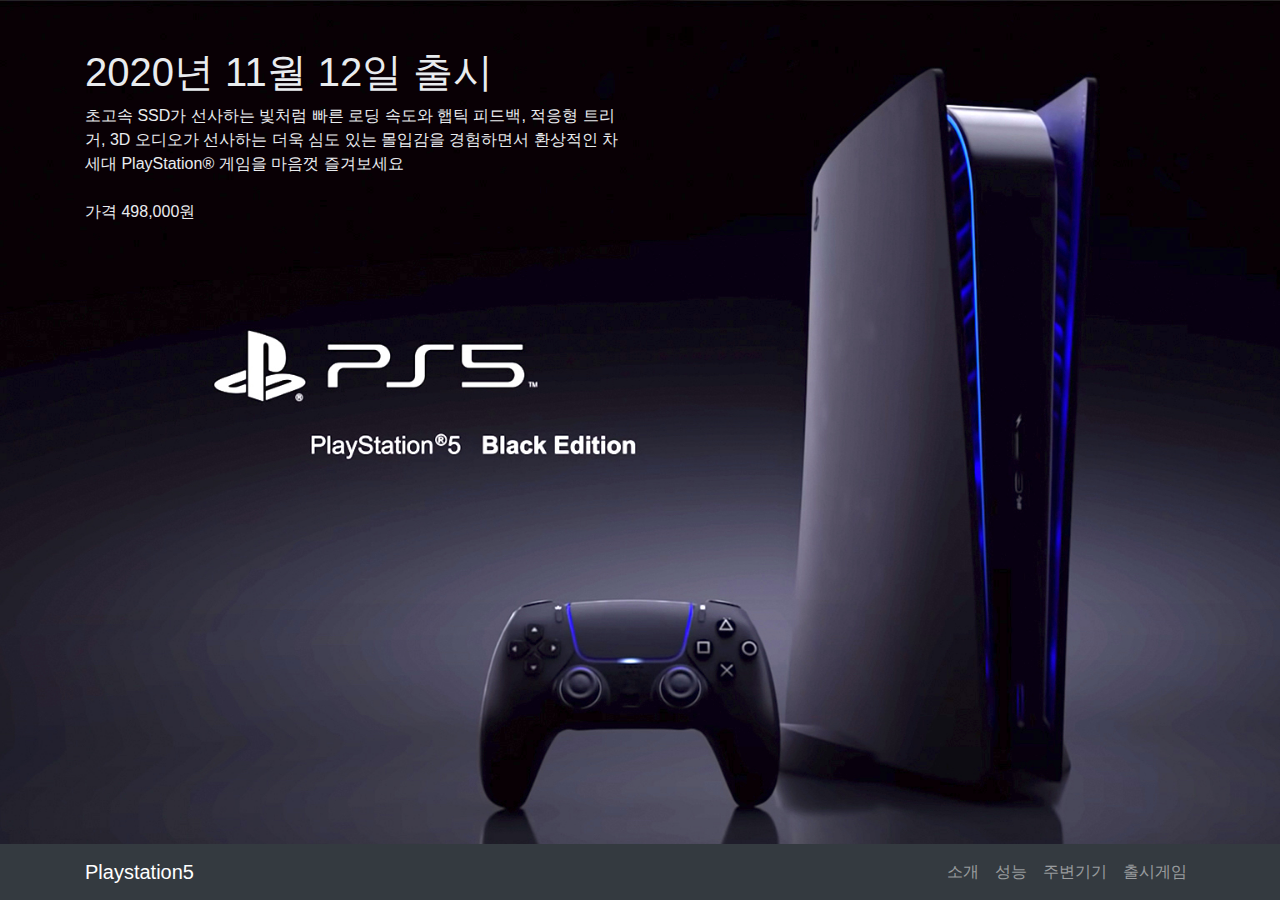
<file: index.html>
<!DOCTYPE html>
<html lang="en">

<head>

  <meta charset="utf-8">
  <meta name="viewport" content="width=device-width, initial-scale=1, shrink-to-fit=no">
  <meta name="description" content="">
  <meta name="author" content="">

  <title>Playstation5 Home</title>

  <!-- Bootstrap core CSS -->
  <link href="vendor/bootstrap/css/bootstrap.min.css" rel="stylesheet">

  <!-- Custom styles for this template -->
  <link href="css/the-big-picture.css" rel="stylesheet">

</head>

<body>

  <!-- Navigation -->
  <nav class="navbar navbar-expand-lg navbar-dark bg-dark fixed-bottom">
    <div class="container">
      <a class="navbar-brand" href="index.html" >Playstation5</a>
      <button class="navbar-toggler" type="button" data-toggle="collapse" data-target="#navbarResponsive" aria-controls="navbarResponsive" aria-expanded="false" aria-label="Toggle navigation">
        <span class="navbar-toggler-icon"></span>
      </button>
      <div class="collapse navbar-collapse" id="navbarResponsive">
        <ul class="navbar-nav ml-auto">
          <li class="nav-item active">
            <a class="nav-link" href="index.html">
              <span class="sr-only">(current)</span>
            </a>
          </li>
          <li class="nav-item">
            <a class="nav-link" href="test1.html">소개</a>
          </li>
          <li class="nav-item">
            <a class="nav-link" href="test2.html">성능</a>
          </li>
          <li class="nav-item">
            <a class="nav-link" href="test3.html">주변기기</a>
          </li>
          <li class="nav-item">
            <a class="nav-link" href="test shop.html">출시게임</a>
          </li>
        </ul>
      </div>
    </div>
  </nav>

  <!-- Page Content -->
  <section>
    <div class="container">
      <div class="row">
        <div class="col-lg-6">
          <h1 class="mt-5" style="color:#e9ecef;">2020년 11월 12일 출시</h1>
          <p style="color:#e9ecef;">초고속 SSD가 선사하는 빛처럼 빠른 로딩 속도와 햅틱 피드백, 적응형 트리거, 3D 오디오가 선사하는 더욱 심도 있는 몰입감을 경험하면서 환상적인 차세대 PlayStation® 게임을 마음껏 즐겨보세요 <br><br> 가격 498,000원 </p>
        </div>
      </div>
    </div>
  </section>

  <!-- Bootstrap core JavaScript -->
  <script src="vendor/jquery/jquery.min.js"></script>
  <script src="vendor/bootstrap/js/bootstrap.bundle.min.js"></script>

</body>

</html>
</file>
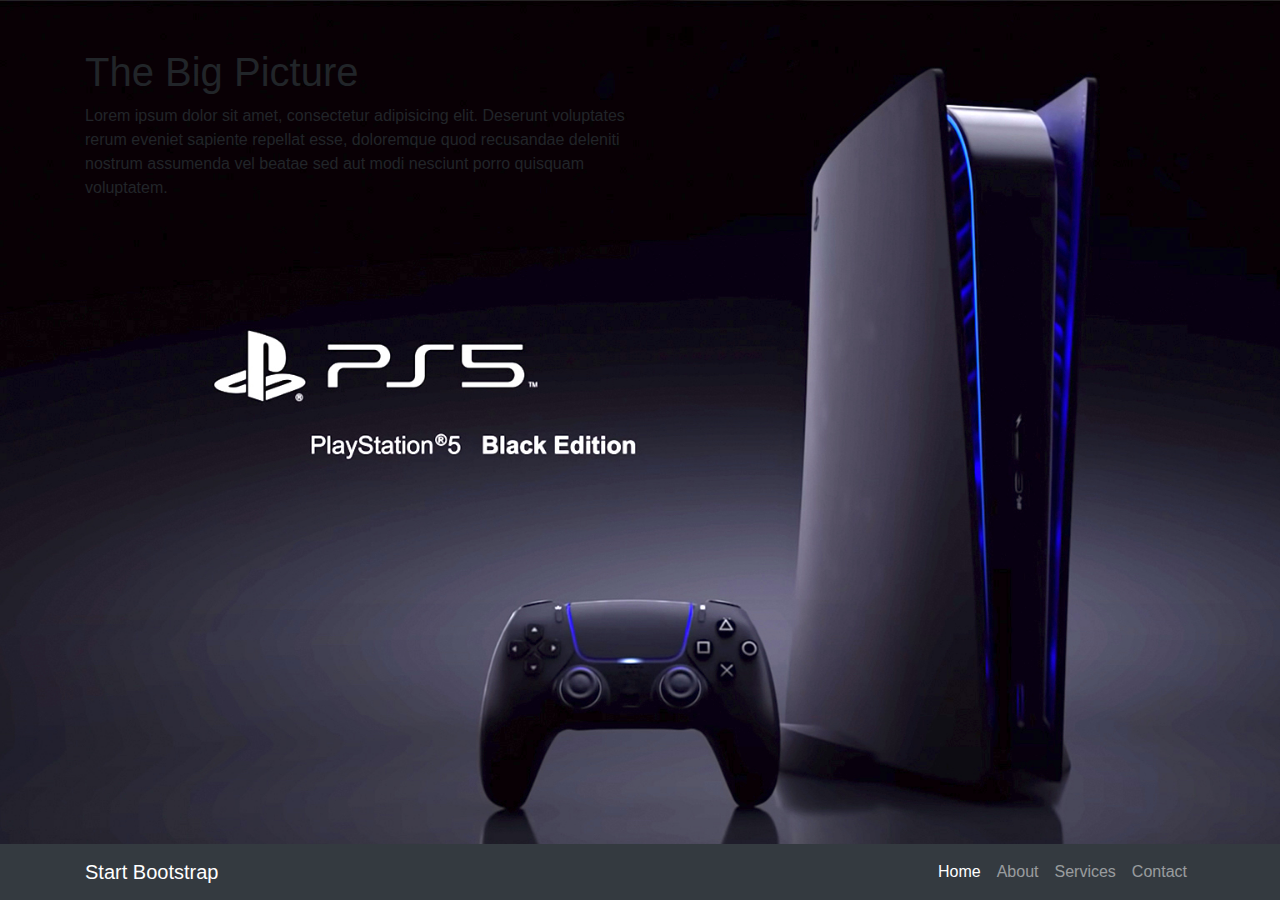
<file: as.html>
<!DOCTYPE html>
<html lang="en">

<head>

  <meta charset="utf-8">
  <meta name="viewport" content="width=device-width, initial-scale=1, shrink-to-fit=no">
  <meta name="description" content="">
  <meta name="author" content="">

  <title>The Big Picture - Start Bootstrap Template</title>

  <!-- Bootstrap core CSS -->
  <link href="vendor/bootstrap/css/bootstrap.min.css" rel="stylesheet">

  <!-- Custom styles for this template -->
  <link href="css/the-big-picture.css" rel="stylesheet">

</head>

<body>

  <!-- Navigation -->
  <nav class="navbar navbar-expand-lg navbar-dark bg-dark fixed-bottom">
    <div class="container">
      <a class="navbar-brand" href="#">Start Bootstrap</a>
      <button class="navbar-toggler" type="button" data-toggle="collapse" data-target="#navbarResponsive" aria-controls="navbarResponsive" aria-expanded="false" aria-label="Toggle navigation">
        <span class="navbar-toggler-icon"></span>
      </button>
      <div class="collapse navbar-collapse" id="navbarResponsive">
        <ul class="navbar-nav ml-auto">
          <li class="nav-item active">
            <a class="nav-link" href="#">Home
              <span class="sr-only">(current)</span>
            </a>
          </li>
          <li class="nav-item">
            <a class="nav-link" href="#">About</a>
          </li>
          <li class="nav-item">
            <a class="nav-link" href="#">Services</a>
          </li>
          <li class="nav-item">
            <a class="nav-link" href="#">Contact</a>
          </li>
        </ul>
      </div>
    </div>
  </nav>

  <!-- Page Content -->
  <section>
    <div class="container">
      <div class="row">
        <div class="col-lg-6">
          <h1 class="mt-5">The Big Picture</h1>
          <p>Lorem ipsum dolor sit amet, consectetur adipisicing elit. Deserunt voluptates rerum eveniet sapiente repellat esse, doloremque quod recusandae deleniti nostrum assumenda vel beatae sed aut modi nesciunt porro quisquam voluptatem.</p>
        </div>
      </div>
    </div>
  </section>

  <!-- Bootstrap core JavaScript -->
  <script src="vendor/jquery/jquery.min.js"></script>
  <script src="vendor/bootstrap/js/bootstrap.bundle.min.js"></script>

</body>

</html>
</file>
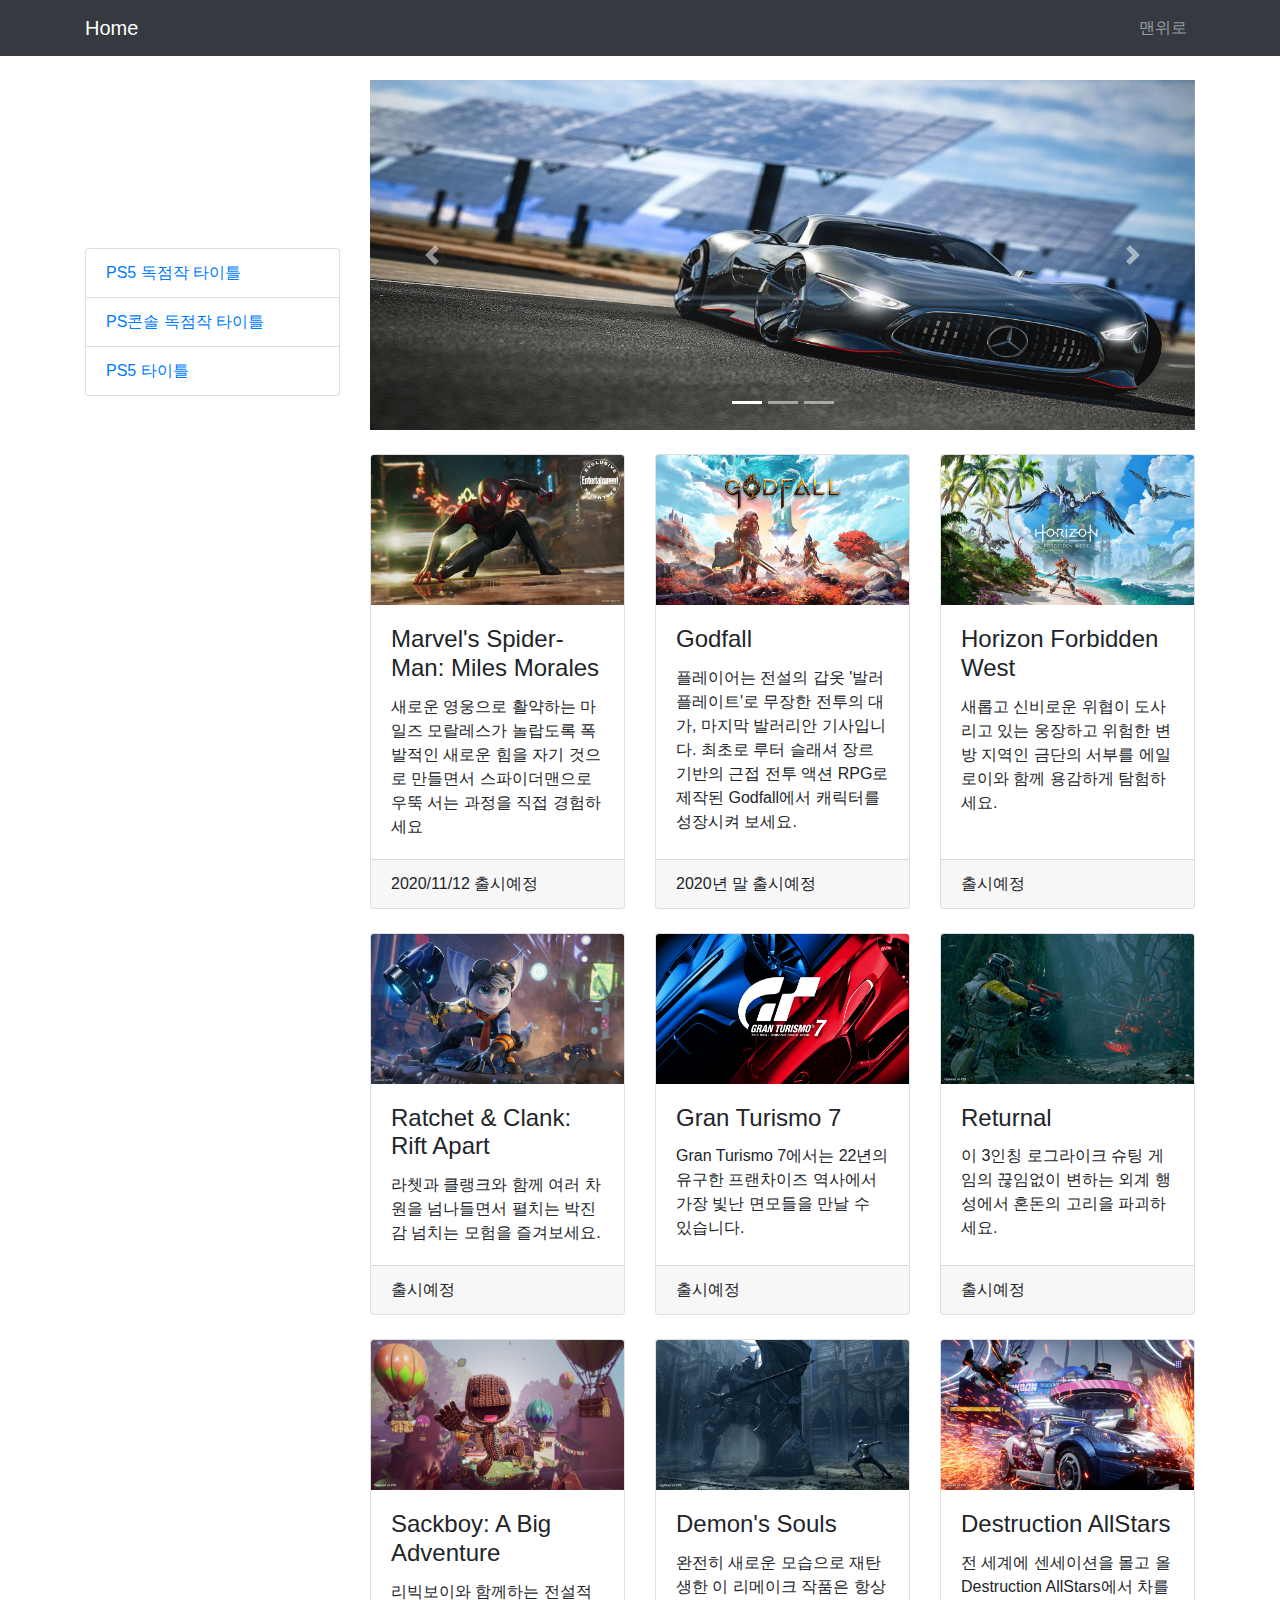
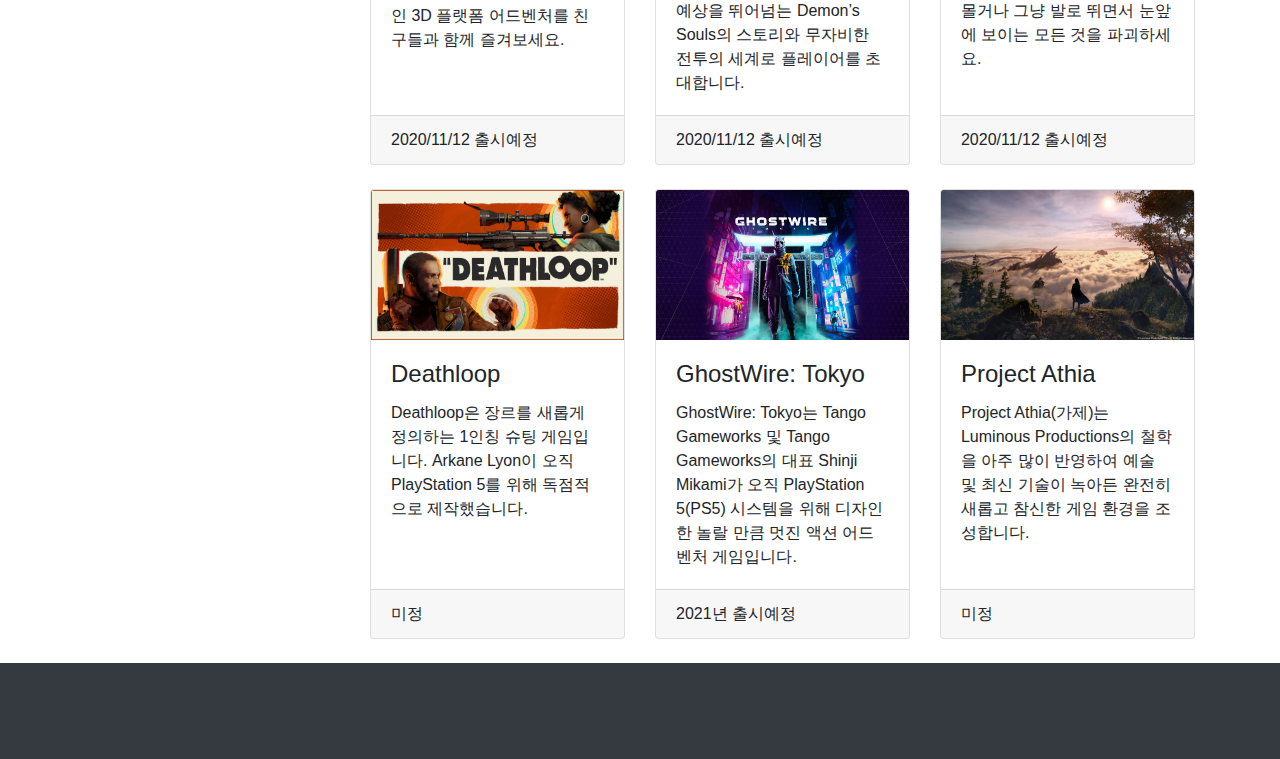
<file: test shop.html>
<!DOCTYPE html>
<html lang="en">

<head>

  <meta charset="utf-8">
  <meta name="viewport" content="width=device-width, initial-scale=1, shrink-to-fit=no">
  <meta name="description" content="">
  <meta name="author" content="">

  <title>Playstation5 게임</title>

  <!-- Bootstrap core CSS -->
  <link href="vendor/bootstrap/css/bootstrap.min.css" rel="stylesheet">

  <!-- Custom styles for this template -->
  <link href="css/shop-homepage.css" rel="stylesheet">

</head>

<body id="page-top">

  <!-- Navigation -->
  <nav class="navbar navbar-expand-lg navbar-dark bg-dark fixed-top">
    <div class="container">
      <a class="navbar-brand" href="index.html">Home</a>
      <button class="navbar-toggler" type="button" data-toggle="collapse" data-target="#navbarResponsive" aria-controls="navbarResponsive" aria-expanded="false" aria-label="Toggle navigation">
        <span class="navbar-toggler-icon"></span>
      </button>
      <div class="collapse navbar-collapse" id="navbarResponsive">
        <ul class="navbar-nav ml-auto">
          
          <li class="nav-item">
            <a class="nav-link js-scroll-trigger" href="#page-top">맨위로</a>
          </li>
        </ul>
      </div>
    </div>
  </nav>

  <!-- Page Content -->
  <div class="container">

    <div class="row">

      <div class="col-lg-3">

        <h1 class="my-4"><br><br><br></h1>
        <div class="list-group">
          <a href="test shop.html" class="list-group-item">PS5 독점작 타이틀</a>
          <a href="test shop2.html" class="list-group-item">PS콘솔 독점작 타이틀</a>
          <a href="test shop3.html" class="list-group-item">PS5 타이틀</a>
          
        </div>

      </div>
      <!-- /.col-lg-3 -->

      <div class="col-lg-9">

        <div id="carouselExampleIndicators" class="carousel slide my-4" data-ride="carousel">
          <ol class="carousel-indicators">
            <li data-target="#carouselExampleIndicators" data-slide-to="0" class="active"></li>
            <li data-target="#carouselExampleIndicators" data-slide-to="1"></li>
            <li data-target="#carouselExampleIndicators" data-slide-to="2"></li>
          </ol>
          <div class="carousel-inner" role="listbox">
            <div class="carousel-item active">
              <img class="d-block img-fluid" src="assets/img/gran-turismo-7.jpg" alt="First slide" style="width:900px;height:350px;">
            </div>
            <div class="carousel-item">
              <img class="d-block img-fluid" src="assets/img/142-1421490_horizon-forbidden-west-screenshots.jpg" alt="Second slide" style="width:900px;height:350px;">
            </div>
            <div class="carousel-item">
              <img class="d-block img-fluid" src="assets/img/wallpapersden.com_god-fall-game_1920x1080.jpg" alt="Third slide" style="width:900px;height:350px;">
            </div>
          </div>
          <a class="carousel-control-prev" href="#carouselExampleIndicators" role="button" data-slide="prev">
            <span class="carousel-control-prev-icon" aria-hidden="true"></span>
            <span class="sr-only">Previous</span>
          </a>
          <a class="carousel-control-next" href="#carouselExampleIndicators" role="button" data-slide="next">
            <span class="carousel-control-next-icon" aria-hidden="true"></span>
            <span class="sr-only">Next</span>
          </a>
        </div>

        <div class="row">

          <div class="col-lg-4 col-md-6 mb-4">
            <div class="card h-100">
              <a ><img class="card-img-top" src="assets/img/csm_miles_ew_1eda5d9bc0.jpg" alt="" style="width:253px;height:150px;"></a>
              <div class="card-body">
                <h4 class="card-title">
                  <a >Marvel's Spider-Man: Miles Morales</a>
                </h4>
                
                <p class="card-text">새로운 영웅으로 활약하는 마일즈 모랄레스가 놀랍도록 폭발적인 새로운 힘을 자기 것으로 만들면서 스파이더맨으로 우뚝 서는 과정을 직접 경험하세요</p>
              </div>
              <div class="card-footer">
                2020/11/12 출시예정
              </div>
            </div>
          </div>

          <div class="col-lg-4 col-md-6 mb-4">
            <div class="card h-100">
              <a ><img class="card-img-top" src="assets/img/godfall-poster-4k-1920x1080_474764-mm-90.jpg" alt="" style="width:253px;height:150px;"></a>
              <div class="card-body">
                <h4 class="card-title">
                  <a >Godfall</a>
                </h4>
                
                <p class="card-text">플레이어는 전설의 갑옷 '발러 플레이트'로 무장한 전투의 대가, 마지막 발러리안 기사입니다. 최초로 루터 슬래셔 장르 기반의 근접 전투 액션 RPG로 제작된 Godfall에서 캐릭터를 성장시켜 보세요.</p>
              </div>
              <div class="card-footer">
                2020년 말 출시예정
              </div>
            </div>
          </div>

          <div class="col-lg-4 col-md-6 mb-4">
            <div class="card h-100">
              <a ><img class="card-img-top" src="assets/img/thumb-1920-1082417.jpg" alt="" style="width:253px;height:150px;"></a>
              <div class="card-body">
                <h4 class="card-title">
                  <a >Horizon Forbidden West</a>
                </h4>
                
                <p class="card-text">새롭고 신비로운 위협이 도사리고 있는 웅장하고 위험한 변방 지역인 금단의 서부를 에일로이와 함께 용감하게 탐험하세요.</p>
              </div>
              <div class="card-footer">
                출시예정
              </div>
            </div>
          </div>

          <div class="col-lg-4 col-md-6 mb-4">
            <div class="card h-100">
              <a ><img class="card-img-top" src="assets/img/wallpapersden.com_ratchet-and-clank-rift-apart_1920x1080.jpg" alt="" style="width:253px;height:150px;"></a>
              <div class="card-body">
                <h4 class="card-title">
                  <a >Ratchet & Clank: Rift Apart</a>
                </h4>
                
                <p class="card-text">라쳇과 클랭크와 함께 여러 차원을 넘나들면서 펼치는 박진감 넘치는 모험을 즐겨보세요.  </p>
              </div>
              <div class="card-footer">
                출시예정
              </div>
            </div>
          </div>

          <div class="col-lg-4 col-md-6 mb-4">
            <div class="card h-100">
              <a ><img class="card-img-top" src="assets/img/gran-turismo-7-ps5-7q.jpg" alt="" style="width:253px;height:150px;"></a>
              <div class="card-body">
                <h4 class="card-title">
                  <a >Gran Turismo 7</a>
                </h4>
                
                <p class="card-text">Gran Turismo 7에서는 22년의 유구한 프랜차이즈 역사에서 가장 빛난 면모들을 만날 수 있습니다. </p>
              </div>
              <div class="card-footer">
                출시예정
              </div>
                
            </div>
          </div>

          <div class="col-lg-4 col-md-6 mb-4">
            <div class="card h-100">
              <a ><img class="card-img-top" src="assets/img/ps5-returnal-video-thumb-block-05-en-110620.jpg" alt="" style="width:253px;height:150px;"></a>
              <div class="card-body">
                <h4 class="card-title">
                  <a >Returnal</a>
                </h4>
                
                <p class="card-text">이 3인칭 로그라이크 슈팅 게임의 끊임없이 변하는 외계 행성에서 혼돈의 고리을 파괴하세요.</p>
              </div>
              <div class="card-footer">
                출시예정
              </div>
            </div>
          </div>

          <div class="col-lg-4 col-md-6 mb-4">
            <div class="card h-100">
              <a ><img class="card-img-top" src="assets/img/ps5-sackboy-video-thumb-block-06-en-110620.jpg" alt="" style="width:253px;height:150px;"></a>
              <div class="card-body">
                <h4 class="card-title">
                  <a >Sackboy: A Big Adventure</a>
                </h4>
                
                <p class="card-text">리빅보이와 함께하는 전설적인 3D 플랫폼 어드벤처를 친구들과 함께 즐겨보세요.</p>
              </div>
              <div class="card-footer">
                2020/11/12 출시예정
              </div>
            </div>
          </div>

          <div class="col-lg-4 col-md-6 mb-4">
            <div class="card h-100">
              <a ><img class="card-img-top" src="assets/img/ps5-demonsouls-video-thumb-block-07-en-110620.jpg" alt="" style="width:253px;height:150px;"></a>
              <div class="card-body">
                <h4 class="card-title">
                  <a >Demon's Souls</a>
                </h4>
                
                <p class="card-text">완전히 새로운 모습으로 재탄생한 이 리메이크 작품은 항상 예상을 뛰어넘는 Demon’s Souls의 스토리와 무자비한 전투의 세계로 플레이어를 초대합니다.</p>
              </div>
              <div class="card-footer">
                2020/11/12 출시예정
              </div>
            </div>
          </div>

          <div class="col-lg-4 col-md-6 mb-4">
            <div class="card h-100">
              <a ><img class="card-img-top" src="assets/img/ps5-destructionallstars-video-thumb-block-8-en-110620.jpg" alt="" style="width:253px;height:150px;"></a>
              <div class="card-body">
                <h4 class="card-title">
                  <a >Destruction AllStars</a>
                </h4>
                
                <p class="card-text">전 세계에 센세이션을 몰고 올 Destruction AllStars에서 차를 몰거나 그냥 발로 뛰면서 눈앞에 보이는 모든 것을 파괴하세요.</p>
              </div>
              <div class="card-footer">
                2020/11/12 출시예정
              </div>
            </div>
          </div>

          <div class="col-lg-4 col-md-6 mb-4">
            <div class="card h-100">
              <a ><img class="card-img-top" src="assets/img/deathloop-key-art-image-block-en-02-03aug20.jpg" alt="" style="width:253px;height:150px;"></a>
              <div class="card-body">
                <h4 class="card-title">
                  <a >Deathloop</a>
                </h4>
                
                <p class="card-text">Deathloop은 장르를 새롭게 정의하는 1인칭 슈팅 게임입니다. Arkane Lyon이 오직 PlayStation 5를 위해 독점적으로 제작했습니다.</p>
              </div>
              <div class="card-footer">
                미정
              </div>
            </div>
          </div>

          <div class="col-lg-4 col-md-6 mb-4">
            <div class="card h-100">
              <a ><img class="card-img-top" src="assets/img/ghostwire-tokyo-sc.jpg" alt="" style="width:253px;height:150px;"></a>
              <div class="card-body">
                <h4 class="card-title">
                  <a >GhostWire: Tokyo</a>
                </h4>
                
                <p class="card-text">GhostWire: Tokyo는 Tango Gameworks 및 Tango Gameworks의 대표 Shinji Mikami가 오직 PlayStation 5(PS5) 시스템을 위해 디자인한 놀랄 만큼 멋진 액션 어드벤처 게임입니다.</p>
              </div>
              <div class="card-footer">
                2021년 출시예정
              </div>
            </div>
          </div>

          <div class="col-lg-4 col-md-6 mb-4">
            <div class="card h-100">
              <a ><img class="card-img-top" src="assets/img/project-athia-screenshot-ps5-01-24jul20.jpg" alt="" style="width:253px;height:150px;"></a>
              <div class="card-body">
                <h4 class="card-title">
                  <a >Project Athia</a>
                </h4>
                
                <p class="card-text">Project Athia(가제)는 Luminous Productions의 철학을 아주 많이 반영하여 예술 및 최신 기술이 녹아든 완전히 새롭고 참신한 게임 환경을 조성합니다.</p>
              </div>
              <div class="card-footer">
                미정
              </div>
            </div>
          </div>

        </div>
        <!-- /.row -->

      </div>
      <!-- /.col-lg-9 -->

    </div>
    <!-- /.row -->

  </div>
  <!-- /.container -->

  <!-- Footer -->
  <footer class="py-5 bg-dark">
    <div class="container">
      <p class="m-0 text-center text-white"></p>
    </div>
    <!-- /.container -->
  </footer>

  <!-- Bootstrap core JavaScript -->
  <script src="vendor/jquery/jquery.min.js"></script>
  <script src="vendor/bootstrap/js/bootstrap.bundle.min.js"></script>

</body>

</html>
</file>
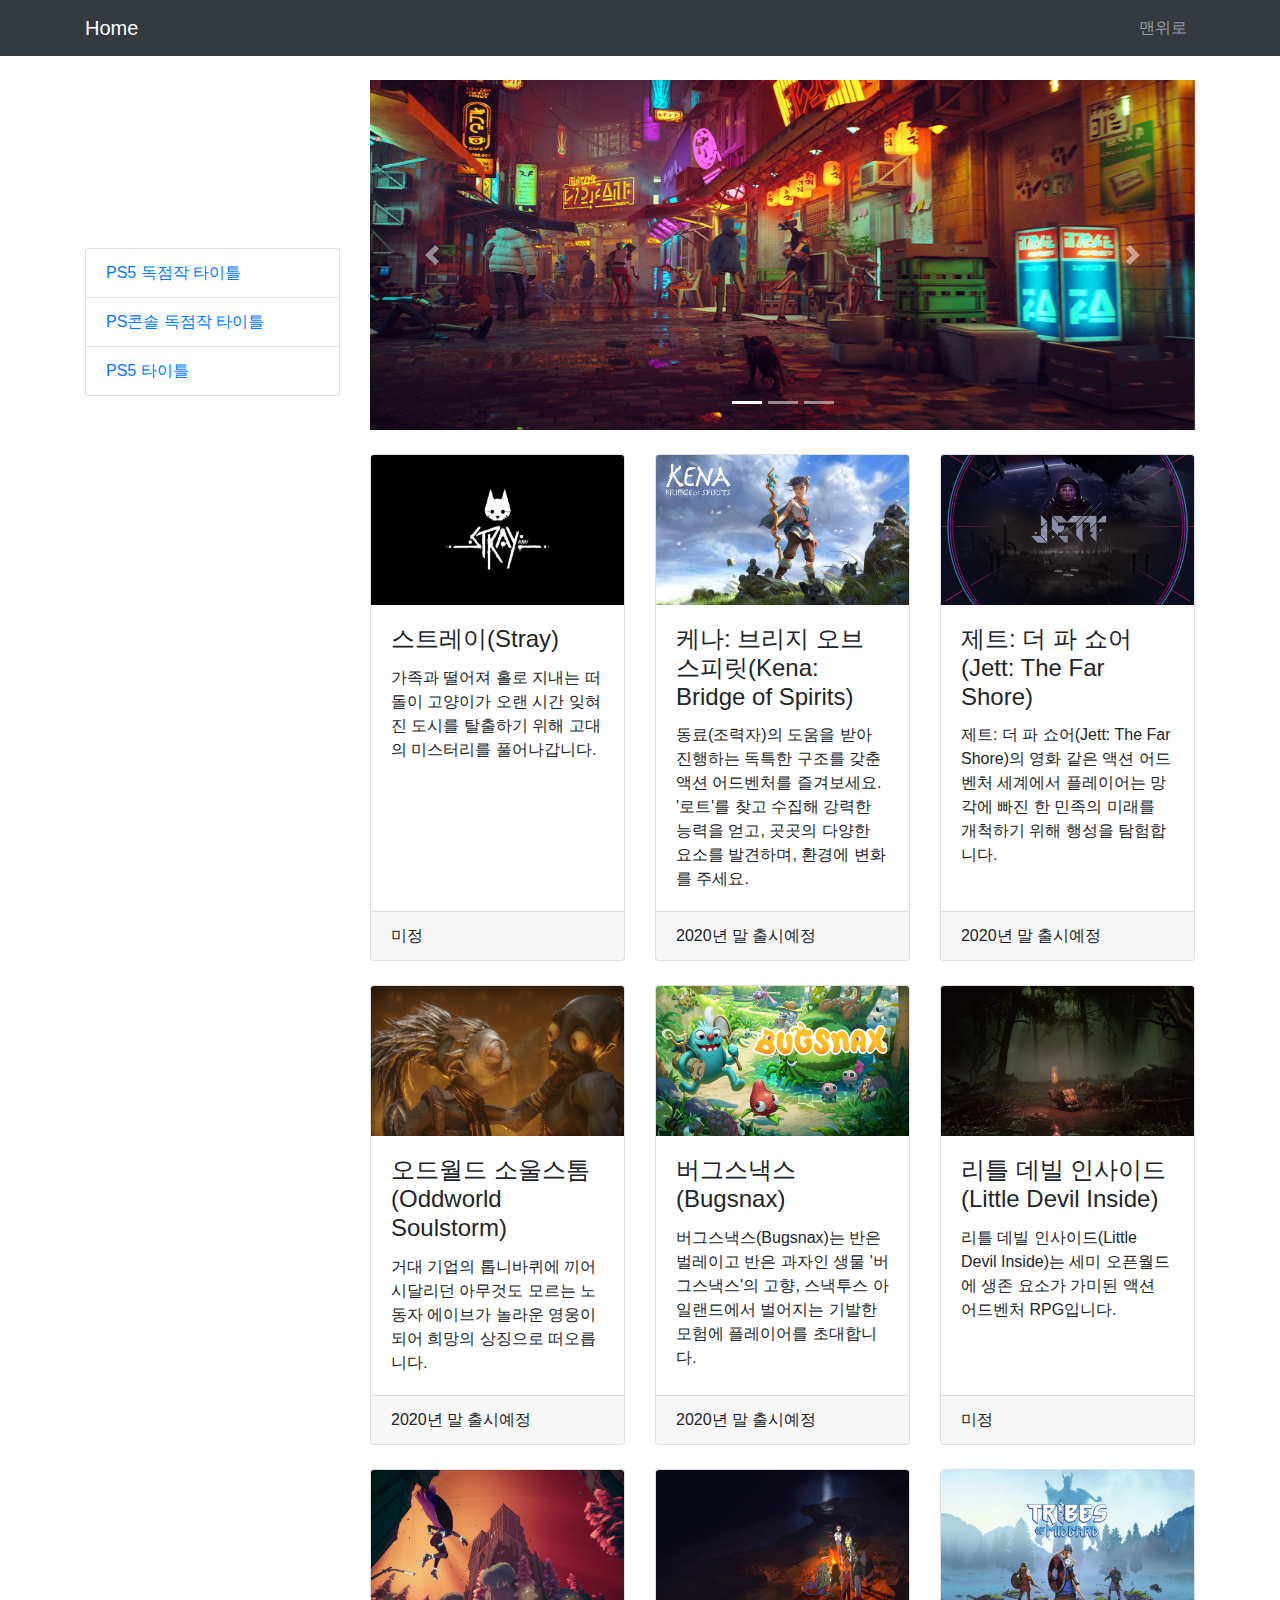
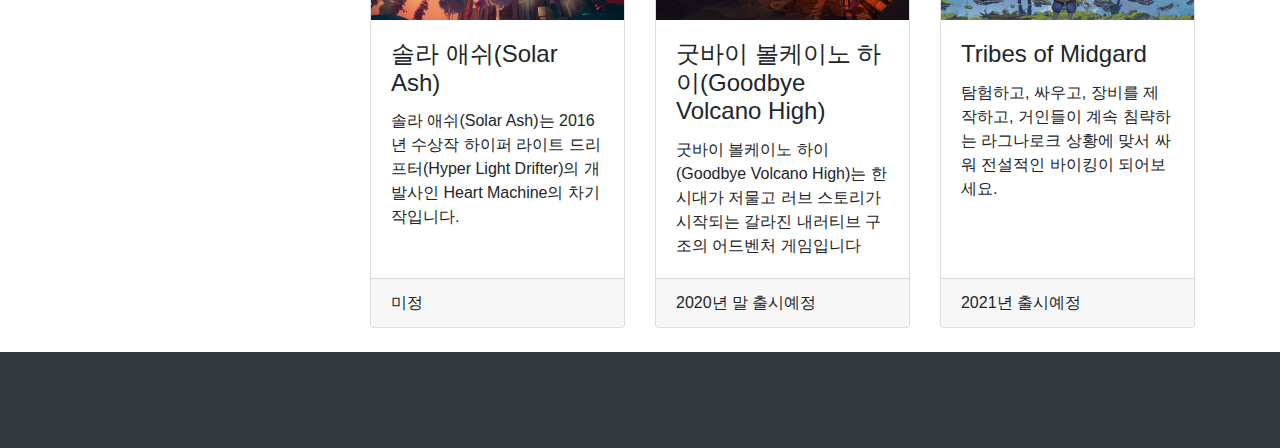
<file: test shop2.html>
<!DOCTYPE html>
<html lang="en">

<head>

  <meta charset="utf-8">
  <meta name="viewport" content="width=device-width, initial-scale=1, shrink-to-fit=no">
  <meta name="description" content="">
  <meta name="author" content="">

  <title>Playstation5 게임</title>

  <!-- Bootstrap core CSS -->
  <link href="vendor/bootstrap/css/bootstrap.min.css" rel="stylesheet">

  <!-- Custom styles for this template -->
  <link href="css/shop-homepage.css" rel="stylesheet">

</head>

<body id="page-top">

  <!-- Navigation -->
  <nav class="navbar navbar-expand-lg navbar-dark bg-dark fixed-top">
    <div class="container">
      <a class="navbar-brand" href="index.html">Home</a>
      <button class="navbar-toggler" type="button" data-toggle="collapse" data-target="#navbarResponsive" aria-controls="navbarResponsive" aria-expanded="false" aria-label="Toggle navigation">
        <span class="navbar-toggler-icon"></span>
      </button>
      <div class="collapse navbar-collapse" id="navbarResponsive">
        <ul class="navbar-nav ml-auto">
          
          <li class="nav-item">
            <a class="nav-link js-scroll-trigger" href="#page-top">맨위로</a>
          </li>
        </ul>
      </div>
    </div>
  </nav>

  <!-- Page Content -->
  <div class="container">

    <div class="row">

      <div class="col-lg-3">

        <h1 class="my-4"><br><br><br></h1>
        <div class="list-group">
          <a href="test shop.html" class="list-group-item">PS5 독점작 타이틀</a>
          <a href="test shop2.html" class="list-group-item">PS콘솔 독점작 타이틀</a>
          <a href="test shop3.html" class="list-group-item">PS5 타이틀</a>
          
        </div>

      </div>
      <!-- /.col-lg-3 -->

      <div class="col-lg-9">

        <div id="carouselExampleIndicators" class="carousel slide my-4" data-ride="carousel">
          <ol class="carousel-indicators">
            <li data-target="#carouselExampleIndicators" data-slide-to="0" class="active"></li>
            <li data-target="#carouselExampleIndicators" data-slide-to="1"></li>
            <li data-target="#carouselExampleIndicators" data-slide-to="2"></li>
          </ol>
          <div class="carousel-inner" role="listbox">
            <div class="carousel-item active">
              <img class="d-block img-fluid" src="assets/img/stray-screenshot-05-ps5-en-23jun20.jpg" alt="First slide" style="width:900px;height:350px;">
            </div>
            <div class="carousel-item">
              <img class="d-block img-fluid" src="assets/img/kena-bridge-of-spirits-screenshot-05-en-29jul20.jpg" alt="Second slide" style="width:900px;height:350px;">
            </div>
            <div class="carousel-item">
              <img class="d-block img-fluid" src="assets/img/solar-ash-kingdom-screen-02-ps4-ps5-26jun20-en.jpg" alt="Third slide" style="width:900px;height:350px;">
            </div>
          </div>
          <a class="carousel-control-prev" href="#carouselExampleIndicators" role="button" data-slide="prev">
            <span class="carousel-control-prev-icon" aria-hidden="true"></span>
            <span class="sr-only">Previous</span>
          </a>
          <a class="carousel-control-next" href="#carouselExampleIndicators" role="button" data-slide="next">
            <span class="carousel-control-next-icon" aria-hidden="true"></span>
            <span class="sr-only">Next</span>
          </a>
        </div>

        <div class="row">

          <div class="col-lg-4 col-md-6 mb-4">
            <div class="card h-100">
              <a ><img class="card-img-top" src="assets/img/stray-sku-keyart-01-ps5-en-23jun20.jpg" alt="" style="width:253px;height:150px;"></a>
              <div class="card-body">
                <h4 class="card-title">
                  <a >스트레이(Stray)</a>
                </h4>
                
                <p class="card-text">가족과 떨어져 홀로 지내는 떠돌이 고양이가 오랜 시간 잊혀진 도시를 탈출하기 위해 고대의 미스터리를 풀어나갑니다.</p>
              </div>
              <div class="card-footer">
                미정
              </div>
            </div>
          </div>

          <div class="col-lg-4 col-md-6 mb-4">
            <div class="card h-100">
              <a ><img class="card-img-top" src="assets/img/thumb-1920-1081830.jpg" alt="" style="width:253px;height:150px;"></a>
              <div class="card-body">
                <h4 class="card-title">
                  <a >케나: 브리지 오브 스피릿(Kena: Bridge of Spirits)</a>
                </h4>
                
                <p class="card-text">동료(조력자)의 도움을 받아 진행하는 독특한 구조를 갖춘 액션 어드벤처를 즐겨보세요. '로트'를 찾고 수집해 강력한 능력을 얻고, 곳곳의 다양한 요소를 발견하며, 환경에 변화를 주세요.</p>
              </div>
              <div class="card-footer">
                2020년 말 출시예정
              </div>
            </div>
          </div>

          <div class="col-lg-4 col-md-6 mb-4">
            <div class="card h-100">
              <a ><img class="card-img-top" src="assets/img/jett-the-far-shore-z7-1920x1080.jpg" alt="" style="width:253px;height:150px;"></a>
              <div class="card-body">
                <h4 class="card-title">
                  <a >제트: 더 파 쇼어(Jett: The Far Shore)</a>
                </h4>
                
                <p class="card-text">제트: 더 파 쇼어(Jett: The Far Shore)의 영화 같은 액션 어드벤처 세계에서 플레이어는 망각에 빠진 한 민족의 미래를 개척하기 위해 행성을 탐험합니다.</p>
              </div>
              <div class="card-footer">
                2020년 말 출시예정
              </div>
            </div>
          </div>

          <div class="col-lg-4 col-md-6 mb-4">
            <div class="card h-100">
              <a ><img class="card-img-top" src="assets/img/oddworld-soulstorm-ps5-screenshot-01-24jul20.png" alt="" style="width:253px;height:150px;"></a>
              <div class="card-body">
                <h4 class="card-title">
                  <a >오드월드 소울스톰(Oddworld Soulstorm)</a>
                </h4>
                
                <p class="card-text">거대 기업의 톱니바퀴에 끼어 시달리던 아무것도 모르는 노동자 에이브가 놀라운 영웅이 되어 희망의 상징으로 떠오릅니다.  </p>
              </div>
              <div class="card-footer">
                2020년 말 출시예정
              </div>
            </div>
          </div>

          <div class="col-lg-4 col-md-6 mb-4">
            <div class="card h-100">
              <a ><img class="card-img-top" src="assets/img/egs-social-bugsnax-news-1920x1080-1920x1080-103048841.jpg" alt="" style="width:253px;height:150px;"></a>
              <div class="card-body">
                <h4 class="card-title">
                  <a >버그스낵스(Bugsnax)</a>
                </h4>
                
                <p class="card-text">버그스낵스(Bugsnax)는 반은 벌레이고 반은 과자인 생물 '버그스낵스'의 고향, 스낵투스 아일랜드에서 벌어지는 기발한 모험에 플레이어를 초대합니다. </p>
              </div>
              <div class="card-footer">
                2020년 말 출시예정
              </div>
                
            </div>
          </div>

          <div class="col-lg-4 col-md-6 mb-4">
            <div class="card h-100">
              <a ><img class="card-img-top" src="assets/img/little-devil-inside-key-art-image-block-01-en-30jul20.jpg" alt="" style="width:253px;height:150px;"></a>
              <div class="card-body">
                <h4 class="card-title">
                  <a >리틀 데빌 인사이드(Little Devil Inside)</a>
                </h4>
                
                <p class="card-text">리틀 데빌 인사이드(Little Devil Inside)는 세미 오픈월드에 생존 요소가 가미된 액션 어드벤처 RPG입니다.</p>
              </div>
              <div class="card-footer">
                미정
              </div>
            </div>
          </div>

          <div class="col-lg-4 col-md-6 mb-4">
            <div class="card h-100">
              <a ><img class="card-img-top" src="assets/img/solar-ash-kingdom-screen-04-ps4-ps5-26jun20-en.jpg" alt="" style="width:253px;height:150px;"></a>
              <div class="card-body">
                <h4 class="card-title">
                  <a >솔라 애쉬(Solar Ash)</a>
                </h4>
                
                <p class="card-text">솔라 애쉬(Solar Ash)는 2016년 수상작 하이퍼 라이트 드리프터(Hyper Light Drifter)의 개발사인 Heart Machine의 차기작입니다.</p>
              </div>
              <div class="card-footer">
                미정
              </div>
            </div>
          </div>

          <div class="col-lg-4 col-md-6 mb-4">
            <div class="card h-100">
              <a ><img class="card-img-top" src="assets/img/goodbye-volcano-high-ps5-screenshot-01.jpg" alt="" style="width:253px;height:150px;"></a>
              <div class="card-body">
                <h4 class="card-title">
                  <a >굿바이 볼케이노 하이(Goodbye Volcano High)</a>
                </h4>
                
                <p class="card-text">굿바이 볼케이노 하이(Goodbye Volcano High)는 한 시대가 저물고 러브 스토리가 시작되는 갈라진 내러티브 구조의 어드벤처 게임입니다</p>
              </div>
              <div class="card-footer">
                2020년 말 출시예정
              </div>
            </div>
          </div>

          <div class="col-lg-4 col-md-6 mb-4">
            <div class="card h-100">
              <a ><img class="card-img-top" src="assets/img/tribes-of-midgard-hero-art-ps5-en-16jul20.jpg" alt="" style="width:253px;height:150px;"></a>
              <div class="card-body">
                <h4 class="card-title">
                  <a >Tribes of Midgard</a>
                </h4>
                
                <p class="card-text">탐험하고, 싸우고, 장비를 제작하고, 거인들이 계속 침략하는 라그나로크 상황에 맞서 싸워 전설적인 바이킹이 되어보세요.</p>
              </div>
              <div class="card-footer">
                2021년 출시예정
              </div>
            </div>
          </div>


        </div>
        <!-- /.row -->

      </div>
      <!-- /.col-lg-9 -->

    </div>
    <!-- /.row -->

  </div>
  <!-- /.container -->

  <!-- Footer -->
  <footer class="py-5 bg-dark">
    <div class="container">
      <p class="m-0 text-center text-white"></p>
    </div>
    <!-- /.container -->
  </footer>

  <!-- Bootstrap core JavaScript -->
  <script src="vendor/jquery/jquery.min.js"></script>
  <script src="vendor/bootstrap/js/bootstrap.bundle.min.js"></script>

</body>

</html>
</file>
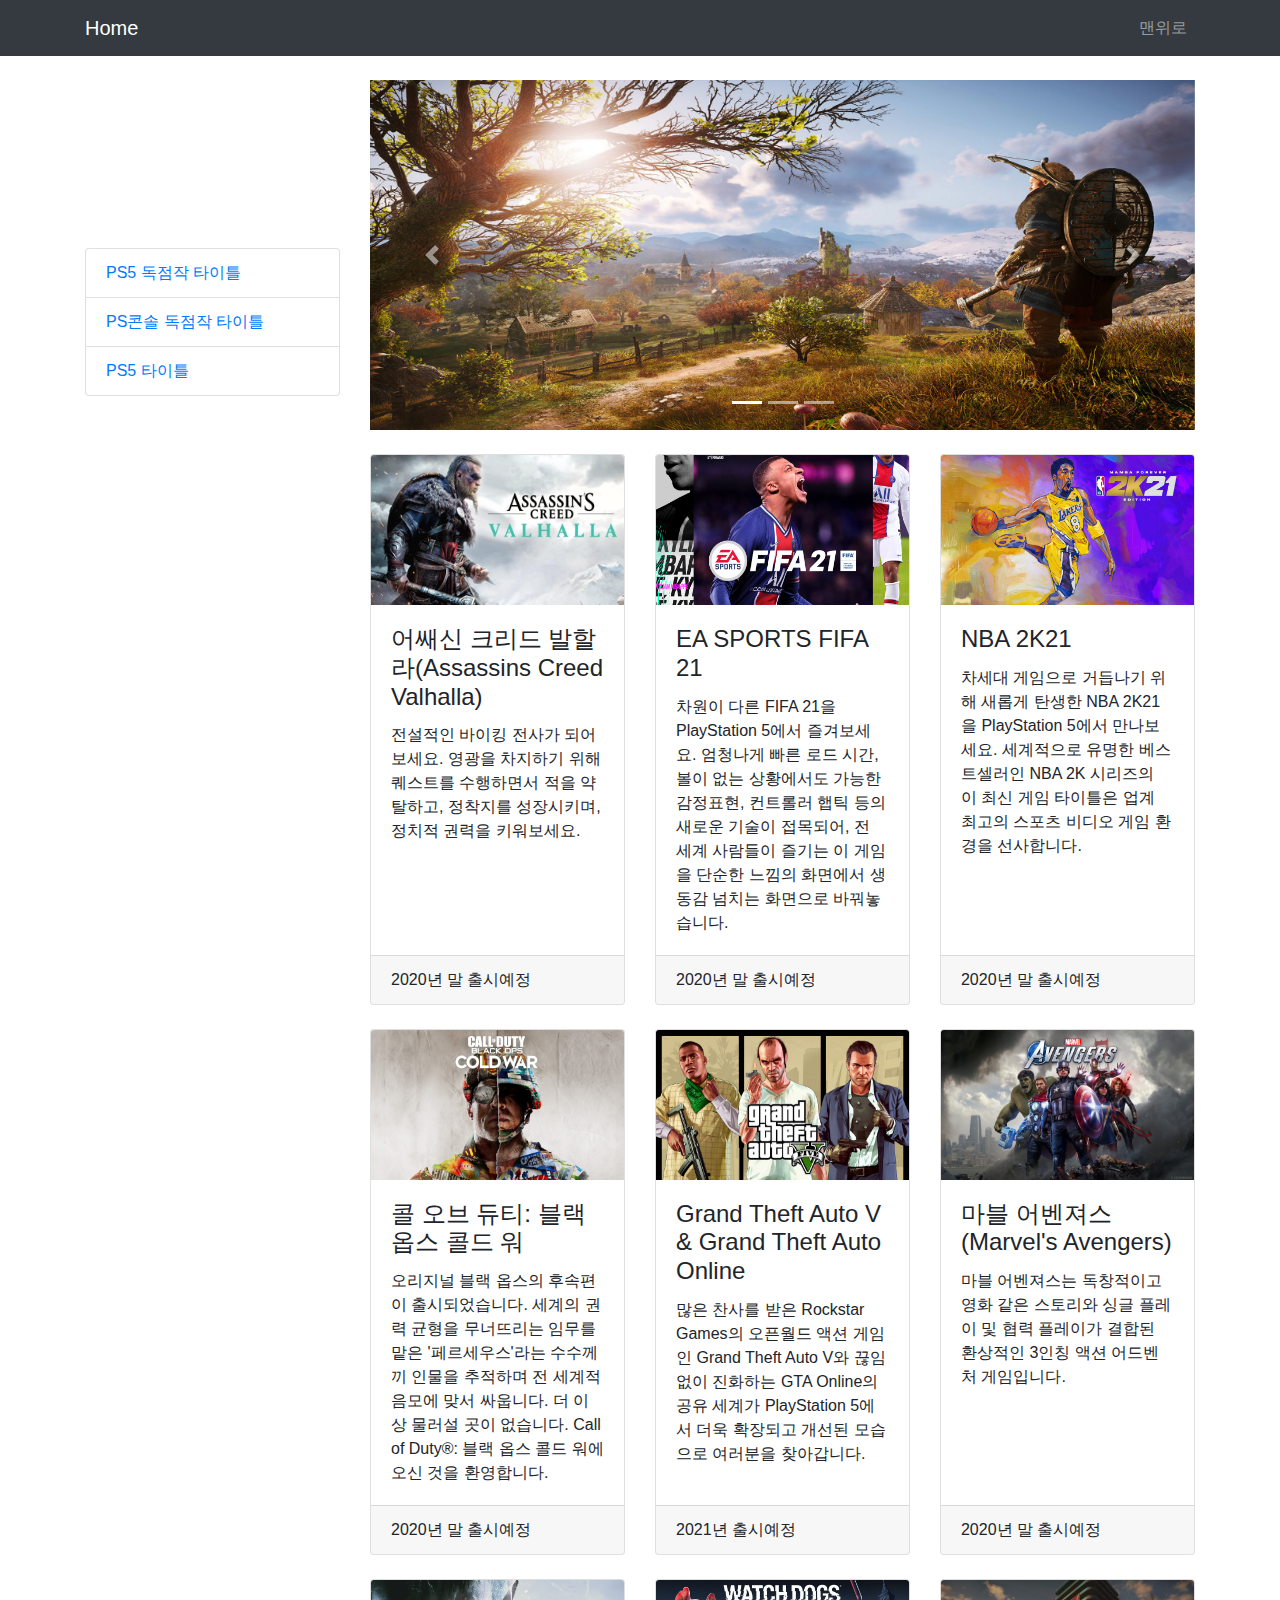
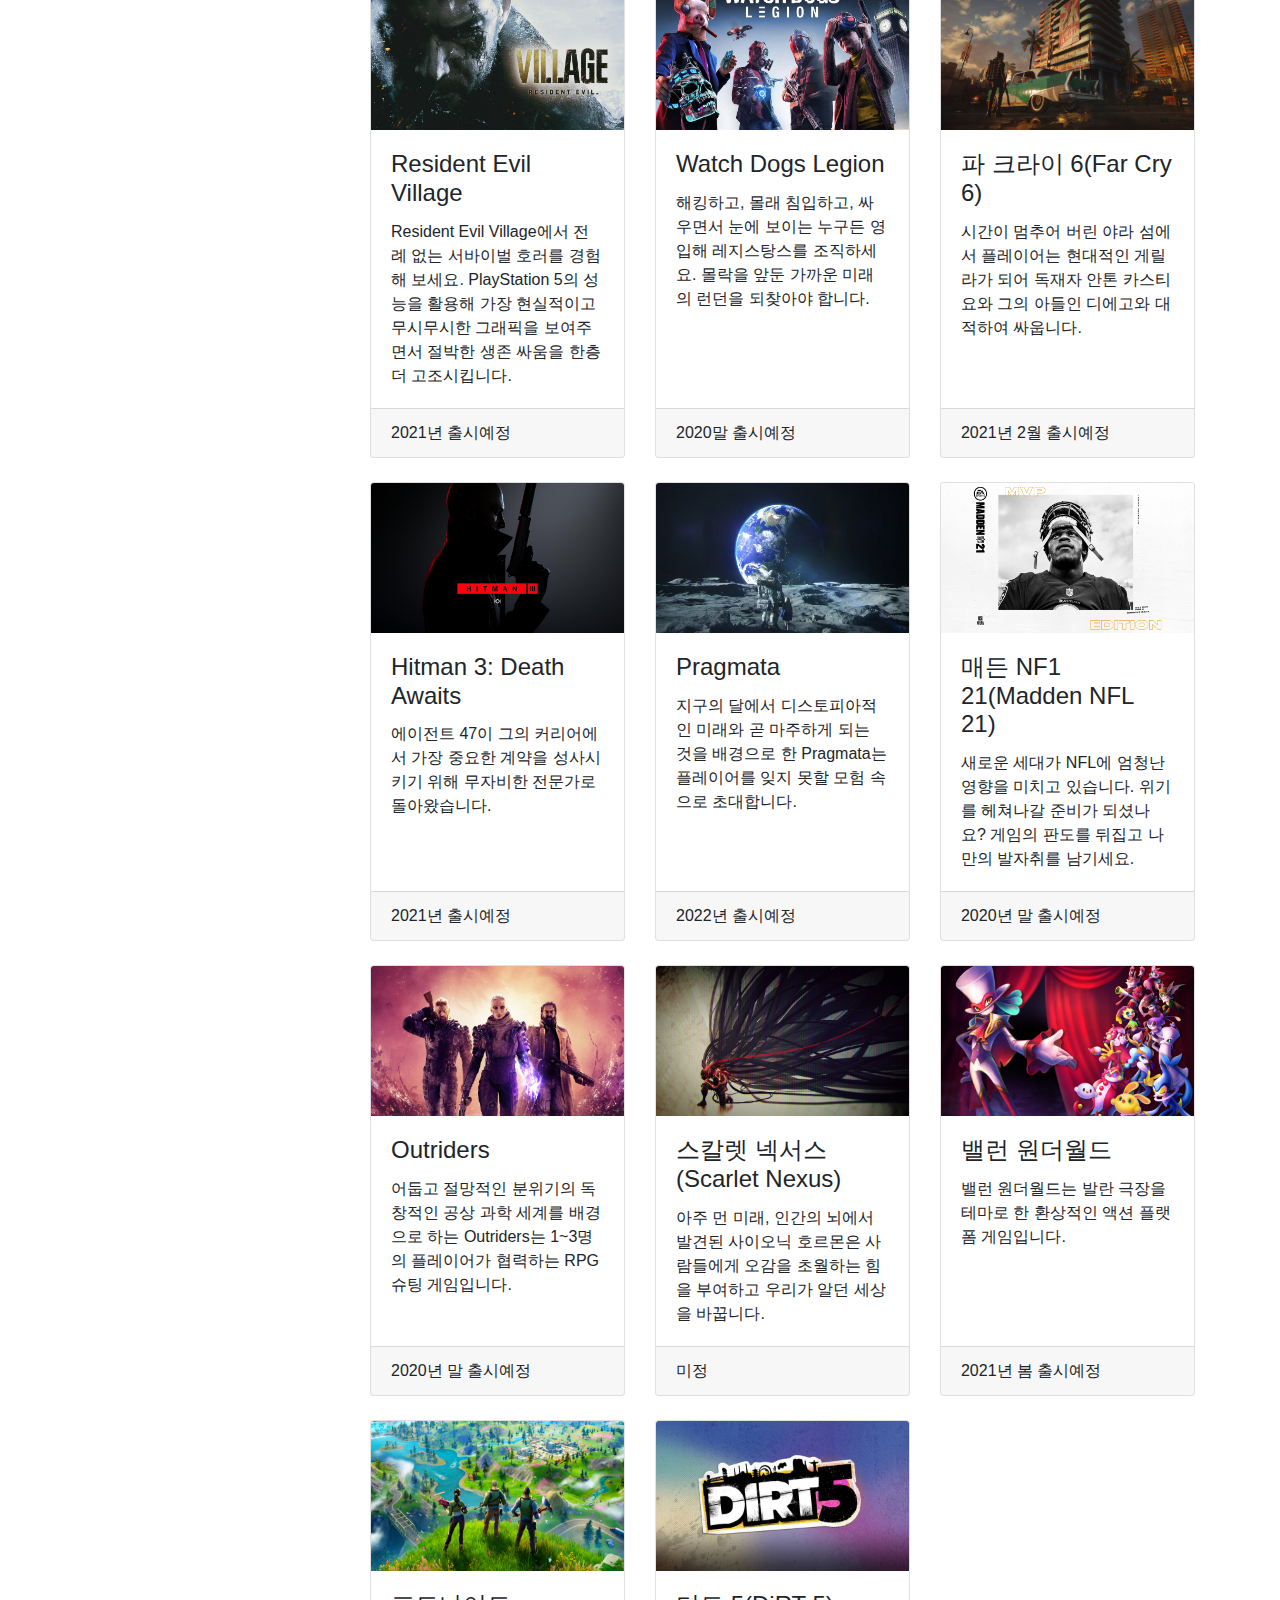
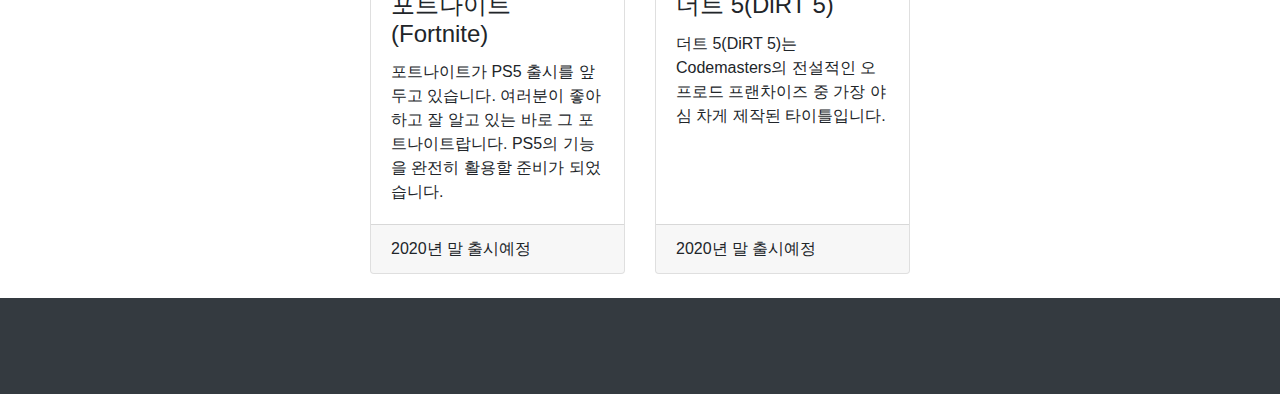
<file: test shop3.html>
<!DOCTYPE html>
<html lang="en">

<head>

  <meta charset="utf-8">
  <meta name="viewport" content="width=device-width, initial-scale=1, shrink-to-fit=no">
  <meta name="description" content="">
  <meta name="author" content="">

  <title>Playstation5 게임</title>

  <!-- Bootstrap core CSS -->
  <link href="vendor/bootstrap/css/bootstrap.min.css" rel="stylesheet">

  <!-- Custom styles for this template -->
  <link href="css/shop-homepage.css" rel="stylesheet">

</head>

<body id="page-top">

  <!-- Navigation -->
  <nav class="navbar navbar-expand-lg navbar-dark bg-dark fixed-top">
    <div class="container">
      <a class="navbar-brand" href="index.html">Home</a>
      <button class="navbar-toggler" type="button" data-toggle="collapse" data-target="#navbarResponsive" aria-controls="navbarResponsive" aria-expanded="false" aria-label="Toggle navigation">
        <span class="navbar-toggler-icon"></span>
      </button>
      <div class="collapse navbar-collapse" id="navbarResponsive">
        <ul class="navbar-nav ml-auto">
          
          <li class="nav-item">
            <a class="nav-link js-scroll-trigger" href="#page-top">맨위로</a>
          </li>
        </ul>
      </div>
    </div>
  </nav>

  <!-- Page Content -->
  <div class="container">

    <div class="row">

      <div class="col-lg-3">

        <h1 class="my-4"><br><br><br></h1>
        <div class="list-group">
          <a href="test shop.html" class="list-group-item">PS5 독점작 타이틀</a>
          <a href="test shop2.html" class="list-group-item">PS콘솔 독점작 타이틀</a>
          <a href="test shop3.html" class="list-group-item">PS5 타이틀</a>
          
        </div>

      </div>
      <!-- /.col-lg-3 -->

      <div class="col-lg-9">

        <div id="carouselExampleIndicators" class="carousel slide my-4" data-ride="carousel">
          <ol class="carousel-indicators">
            <li data-target="#carouselExampleIndicators" data-slide-to="0" class="active"></li>
            <li data-target="#carouselExampleIndicators" data-slide-to="1"></li>
            <li data-target="#carouselExampleIndicators" data-slide-to="2"></li>
          </ol>
          <div class="carousel-inner" role="listbox">
            <div class="carousel-item active">
              <img class="d-block img-fluid" src="assets/img/assassins-creed-valhalla-screenshot-04-en-06jul20.jpg" alt="First slide" style="width:900px;height:350px;">
            </div>
            <div class="carousel-item">
              <img class="d-block img-fluid" src="assets/img/fifa-21-ps4-screen-04-en-23jul20.jpg" alt="Second slide" style="width:900px;height:350px;">
            </div>
            <div class="carousel-item">
              <img class="d-block img-fluid" src="assets/img/EOUYDYZ6S9A31602002214860.jpg" alt="Third slide" style="width:900px;height:350px;">
            </div>
          </div>
          <a class="carousel-control-prev" href="#carouselExampleIndicators" role="button" data-slide="prev">
            <span class="carousel-control-prev-icon" aria-hidden="true"></span>
            <span class="sr-only">Previous</span>
          </a>
          <a class="carousel-control-next" href="#carouselExampleIndicators" role="button" data-slide="next">
            <span class="carousel-control-next-icon" aria-hidden="true"></span>
            <span class="sr-only">Next</span>
          </a>
        </div>

        <div class="row">

          <div class="col-lg-4 col-md-6 mb-4">
            <div class="card h-100">
              <a ><img class="card-img-top" src="assets/img/maxresdefault-2.jpg" alt="" style="width:253px;height:150px;"></a>
              <div class="card-body">
                <h4 class="card-title">
                  <a >어쌔신 크리드 발할라(Assassins Creed Valhalla)</a>
                </h4>
                
                <p class="card-text">전설적인 바이킹 전사가 되어보세요. 영광을 차지하기 위해 퀘스트를 수행하면서 적을 약탈하고, 정착지를 성장시키며, 정치적 권력을 키워보세요.</p>
              </div>
              <div class="card-footer">
                2020년 말 출시예정
              </div>
            </div>
          </div>

          <div class="col-lg-4 col-md-6 mb-4">
            <div class="card h-100">
              <a ><img class="card-img-top" src="assets/img/fifa-21-kylian-mbappe_5y8kt6rcv8tf1kifrjd2ku44c.jpg" alt="" style="width:253px;height:150px;"></a>
              <div class="card-body">
                <h4 class="card-title">
                  <a >EA SPORTS FIFA 21</a>
                </h4>
                
                <p class="card-text">차원이 다른 FIFA 21을 PlayStation 5에서 즐겨보세요. 엄청나게 빠른 로드 시간, 볼이 없는 상황에서도 가능한 감정표현, 컨트롤러 햅틱 등의 새로운 기술이 접목되어, 전 세계 사람들이 즐기는 이 게임을 단순한 느낌의 화면에서 생동감 넘치는 화면으로 바꿔놓습니다.</p>
              </div>
              <div class="card-footer">
                2020년 말 출시예정
              </div>
            </div>
          </div>

          <div class="col-lg-4 col-md-6 mb-4">
            <div class="card h-100">
              <a ><img class="card-img-top" src="assets/img/ss_1166d3057f493160e6ec5a85aaa674d830ff25db.1920x1080.jpg" alt="" style="width:253px;height:150px;"></a>
              <div class="card-body">
                <h4 class="card-title">
                  <a >NBA 2K21</a>
                </h4>
                
                <p class="card-text">차세대 게임으로 거듭나기 위해 새롭게 탄생한 NBA 2K21을 PlayStation 5에서 만나보세요. 세계적으로 유명한 베스트셀러인 NBA 2K 시리즈의 이 최신 게임 타이틀은 업계 최고의 스포츠 비디오 게임 환경을 선사합니다.</p>
              </div>
              <div class="card-footer">
                2020년 말 출시예정
              </div>
            </div>
          </div>

          <div class="col-lg-4 col-md-6 mb-4">
            <div class="card h-100">
              <a ><img class="card-img-top" src="assets/img/call-of-duty-black-ops-cold-war-key-art-image-block-en-01-08sept20.jpg" alt="" style="width:253px;height:150px;"></a>
              <div class="card-body">
                <h4 class="card-title">
                  <a >콜 오브 듀티: 블랙 옵스 콜드 워</a>
                </h4>
                
                <p class="card-text">오리지널 블랙 옵스의 후속편이 출시되었습니다. 세계의 권력 균형을 무너뜨리는 임무를 맡은 '페르세우스'라는 수수께끼 인물을 추적하며 전 세계적 음모에 맞서 싸웁니다. 더 이상 물러설 곳이 없습니다. Call of Duty®: 블랙 옵스 콜드 워에 오신 것을 환영합니다.  </p>
              </div>
              <div class="card-footer">
                2020년 말 출시예정
              </div>
            </div>
          </div>

          <div class="col-lg-4 col-md-6 mb-4">
            <div class="card h-100">
              <a ><img class="card-img-top" src="assets/img/grand-theft-auto-v-key-art-image-block-en-02-07aug20.jpg" alt="" style="width:253px;height:150px;"></a>
              <div class="card-body">
                <h4 class="card-title">
                  <a >Grand Theft Auto V & Grand Theft Auto Online</a>
                </h4>
                
                <p class="card-text">많은 찬사를 받은 Rockstar Games의 오픈월드 액션 게임인 Grand Theft Auto V와 끊임없이 진화하는 GTA Online의 공유 세계가 PlayStation 5에서 더욱 확장되고 개선된 모습으로 여러분을 찾아갑니다. </p>
              </div>
              <div class="card-footer">
                2021년 출시예정
              </div>
                
            </div>
          </div>

          <div class="col-lg-4 col-md-6 mb-4">
            <div class="card h-100">
              <a ><img class="card-img-top" src="assets/img/marvels-avengers-key-art-image-block-04-en-10aug20.jpg" alt="" style="width:253px;height:150px;"></a>
              <div class="card-body">
                <h4 class="card-title">
                  <a >마블 어벤져스(Marvel's Avengers)</a>
                </h4>
                
                <p class="card-text">마블 어벤져스는 독창적이고 영화 같은 스토리와 싱글 플레이 및 협력 플레이가 결합된 환상적인 3인칭 액션 어드벤처 게임입니다.</p>
              </div>
              <div class="card-footer">
                2020년 말 출시예정
              </div>
            </div>
          </div>

          <div class="col-lg-4 col-md-6 mb-4">
            <div class="card h-100">
              <a ><img class="card-img-top" src="assets/img/75bn91ijvc451.png" alt="" style="width:253px;height:150px;"></a>
              <div class="card-body">
                <h4 class="card-title">
                  <a >Resident Evil Village</a>
                </h4>
                
                <p class="card-text">Resident Evil Village에서 전례 없는 서바이벌 호러를 경험해 보세요. PlayStation 5의 성능을 활용해 가장 현실적이고 무시무시한 그래픽을 보여주면서 절박한 생존 싸움을 한층 더 고조시킵니다.</p>
              </div>
              <div class="card-footer">
                2021년 출시예정
              </div>
            </div>
          </div>

          <div class="col-lg-4 col-md-6 mb-4">
            <div class="card h-100">
              <a ><img class="card-img-top" src="assets/img/095573.jpg" alt="" style="width:253px;height:150px;"></a>
              <div class="card-body">
                <h4 class="card-title">
                  <a >Watch Dogs Legion</a>
                </h4>
                
                <p class="card-text">해킹하고, 몰래 침입하고, 싸우면서 눈에 보이는 누구든 영입해 레지스탕스를 조직하세요. 몰락을 앞둔 가까운 미래의 런던을 되찾아야 합니다.</p>
              </div>
              <div class="card-footer">
                2020말 출시예정
              </div>
            </div>
          </div>

          <div class="col-lg-4 col-md-6 mb-4">
            <div class="card h-100">
              <a ><img class="card-img-top" src="assets/img/far-cry-screen-03-ps4-ps5-en-17jul20.jpg" alt="" style="width:253px;height:150px;"></a>
              <div class="card-body">
                <h4 class="card-title">
                  <a >파 크라이 6(Far Cry 6)</a>
                </h4>
                
                <p class="card-text">시간이 멈추어 버린 야라 섬에서 플레이어는 현대적인 게릴라가 되어 독재자 안톤 카스티요와 그의 아들인 디에고와 대적하여 싸웁니다.</p>
              </div>
              <div class="card-footer">
                2021년 2월 출시예정
              </div>
            </div>
          </div>

          <div class="col-lg-4 col-md-6 mb-4">
            <div class="card h-100">
              <a ><img class="card-img-top" src="assets/img/3703678.jpg" alt="" style="width:253px;height:150px;"></a>
              <div class="card-body">
                <h4 class="card-title">
                  <a >Hitman 3: Death Awaits</a>
                </h4>
                
                <p class="card-text">에이전트 47이 그의 커리어에서 가장 중요한 계약을 성사시키기 위해 무자비한 전문가로 돌아왔습니다.</p>
              </div>
              <div class="card-footer">
                2021년 출시예정
              </div>
            </div>
          </div>

          <div class="col-lg-4 col-md-6 mb-4">
            <div class="card h-100">
              <a ><img class="card-img-top" src="assets/img/pragmata-is-a-mysterious-new-adventure-from-capcom-for-ps5-2.png" alt="" style="width:253px;height:150px;"></a>
              <div class="card-body">
                <h4 class="card-title">
                  <a >Pragmata</a>
                </h4>
                
                <p class="card-text">지구의 달에서 디스토피아적인 미래와 곧 마주하게 되는 것을 배경으로 한 Pragmata는 플레이어를 잊지 못할 모험 속으로 초대합니다.</p>
              </div>
              <div class="card-footer">
                2022년 출시예정
              </div>
            </div>
          </div>

          <div class="col-lg-4 col-md-6 mb-4">
            <div class="card h-100">
              <a ><img class="card-img-top" src="assets/img/madden-nfl-21-mvp-edition.jpg" alt="" style="width:253px;height:150px;"></a>
              <div class="card-body">
                <h4 class="card-title">
                  <a >매든 NF1 21(Madden NFL 21)</a>
                </h4>
                
                <p class="card-text">새로운 세대가 NFL에 엄청난 영향을 미치고 있습니다. 위기를 헤쳐나갈 준비가 되셨나요? 게임의 판도를 뒤집고 나만의 발자취를 남기세요.</p>
              </div>
              <div class="card-footer">
                2020년 말 출시예정
              </div>
            </div>
          </div>

          <div class="col-lg-4 col-md-6 mb-4">
            <div class="card h-100">
              <a ><img class="card-img-top" src="assets/img/outriders-key-art-image-block-01-en-30jul20.jpg" alt="" style="width:253px;height:150px;"></a>
              <div class="card-body">
                <h4 class="card-title">
                  <a >Outriders</a>
                </h4>
                
                <p class="card-text">어둡고 절망적인 분위기의 독창적인 공상 과학 세계를 배경으로 하는 Outriders는 1~3명의 플레이어가 협력하는 RPG 슈팅 게임입니다.</p>
              </div>
              <div class="card-footer">
                2020년 말 출시예정
              </div>
            </div>
          </div>

          <div class="col-lg-4 col-md-6 mb-4">
            <div class="card h-100">
              <a ><img class="card-img-top" src="assets/img/scarlett-nexus-key-art-image-block-01-en-31jul20.jpg" alt="" style="width:253px;height:150px;"></a>
              <div class="card-body">
                <h4 class="card-title">
                  <a >스칼렛 넥서스(Scarlet Nexus)</a>
                </h4>
                
                <p class="card-text">아주 먼 미래, 인간의 뇌에서 발견된 사이오닉 호르몬은 사람들에게 오감을 초월하는 힘을 부여하고 우리가 알던 세상을 바꿉니다.</p>
              </div>
              <div class="card-footer">
                미정
              </div>
            </div>
          </div>

          <div class="col-lg-4 col-md-6 mb-4">
            <div class="card h-100">
              <a ><img class="card-img-top" src="assets/img/balan-wonderworld-key-art-image-block-en-01-31jul20.jpg" alt="" style="width:253px;height:150px;"></a>
              <div class="card-body">
                <h4 class="card-title">
                  <a >밸런 원더월드</a>
                </h4>
                
                <p class="card-text">밸런 원더월드는 발란 극장을 테마로 한 환상적인 액션 플랫폼 게임입니다.</p>
              </div>
              <div class="card-footer">
                2021년 봄 출시예정
              </div>
            </div>
          </div>

          <div class="col-lg-4 col-md-6 mb-4">
            <div class="card h-100">
              <a ><img class="card-img-top" src="assets/img/fortnite-chapter-2-key-art-column-01-27jul20.jpg" alt="" style="width:253px;height:150px;"></a>
              <div class="card-body">
                <h4 class="card-title">
                  <a >포트나이트(Fortnite)</a>
                </h4>
                
                <p class="card-text">포트나이트가 PS5 출시를 앞두고 있습니다. 여러분이 좋아하고 잘 알고 있는 바로 그 포트나이트랍니다. PS5의 기능을 완전히 활용할 준비가 되었습니다.</p>
              </div>
              <div class="card-footer">
                2020년 말 출시예정
              </div>
            </div>
          </div>

          <div class="col-lg-4 col-md-6 mb-4">
            <div class="card h-100">
              <a ><img class="card-img-top" src="assets/img/dirt-5-key-art-image-block-01-en-30jul20.jpg" alt="" style="width:253px;height:150px;"></a>
              <div class="card-body">
                <h4 class="card-title">
                  <a >더트 5(DiRT 5)</a>
                </h4>
                
                <p class="card-text">더트 5(DiRT 5)는 Codemasters의 전설적인 오프로드 프랜차이즈 중 가장 야심 차게 제작된 타이틀입니다.</p>
              </div>
              <div class="card-footer">
                2020년 말 출시예정
              </div>
            </div>
          </div>

        </div>
        <!-- /.row -->

      </div>
      <!-- /.col-lg-9 -->

    </div>
    <!-- /.row -->

  </div>
  <!-- /.container -->

  <!-- Footer -->
  <footer class="py-5 bg-dark">
    <div class="container">
      <p class="m-0 text-center text-white"></p>
    </div>
    <!-- /.container -->
  </footer>

  <!-- Bootstrap core JavaScript -->
  <script src="vendor/jquery/jquery.min.js"></script>
  <script src="vendor/bootstrap/js/bootstrap.bundle.min.js"></script>

</body>

</html>
</file>
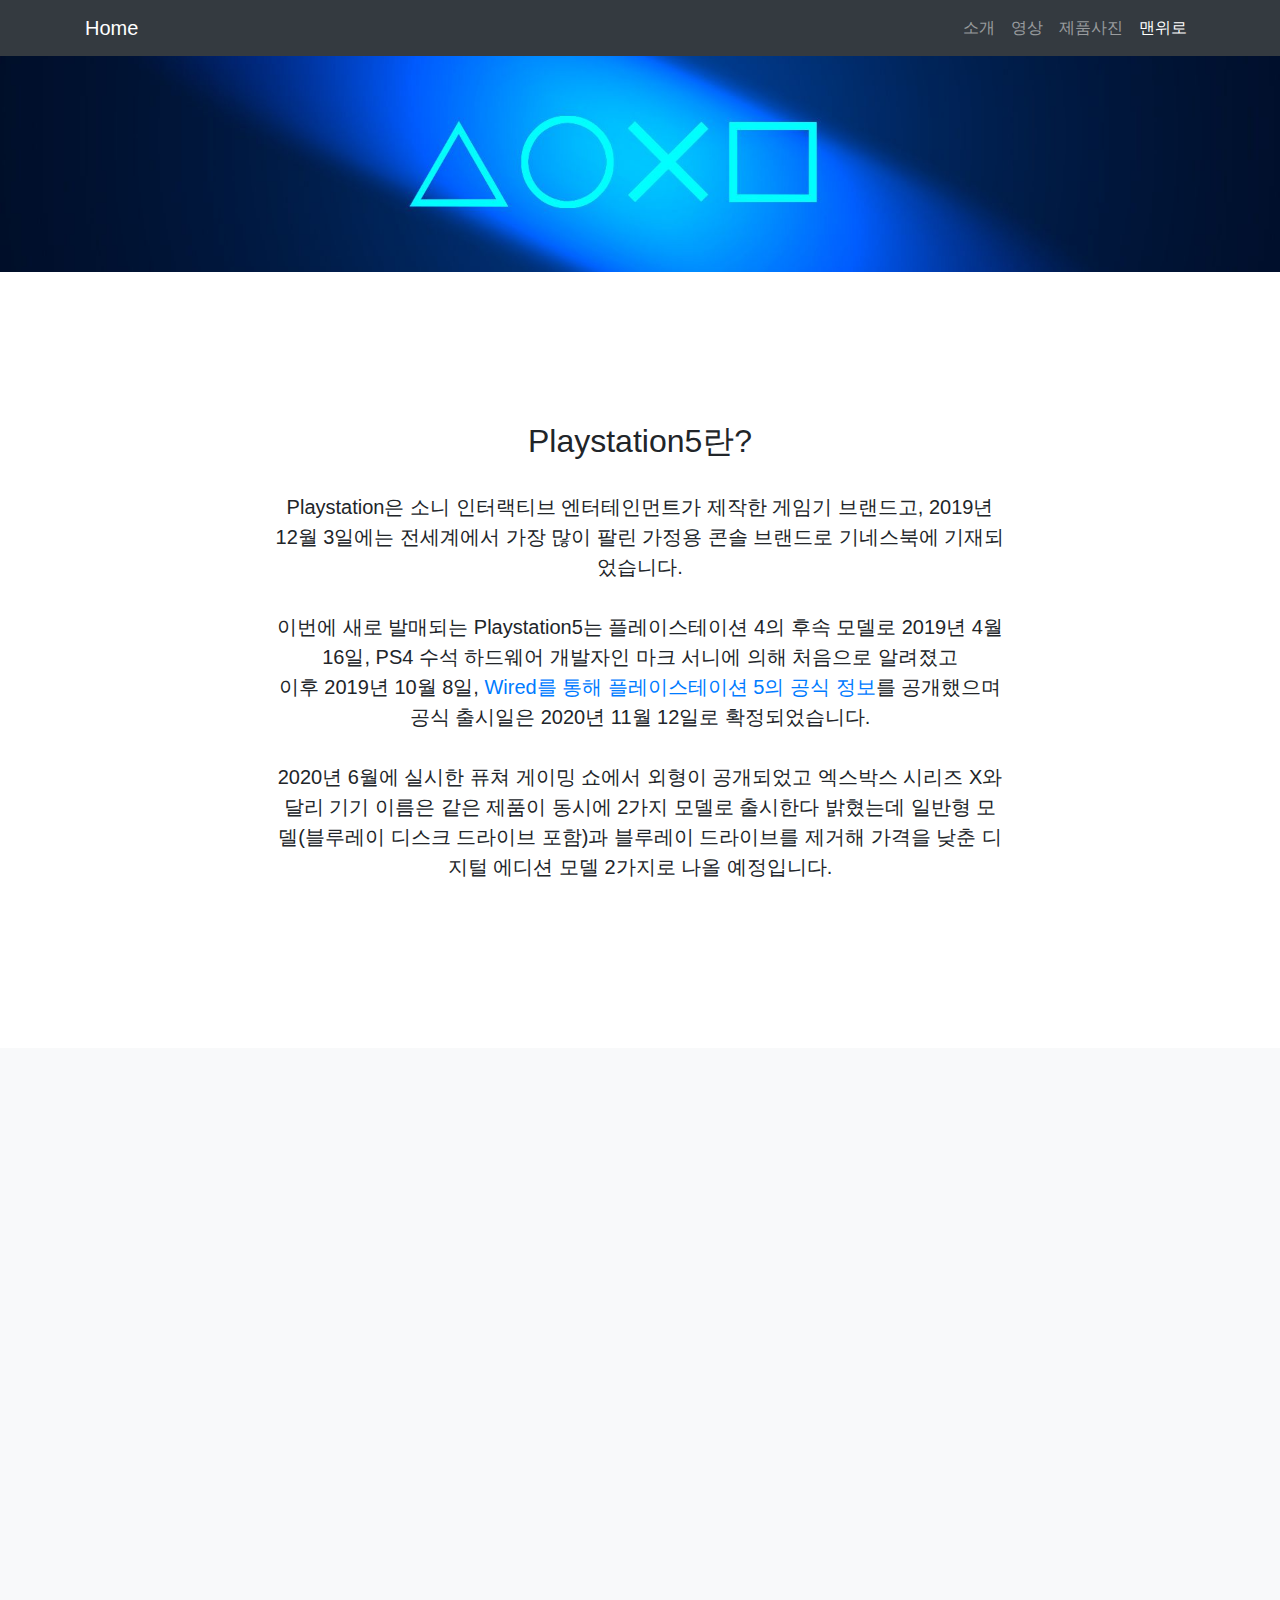
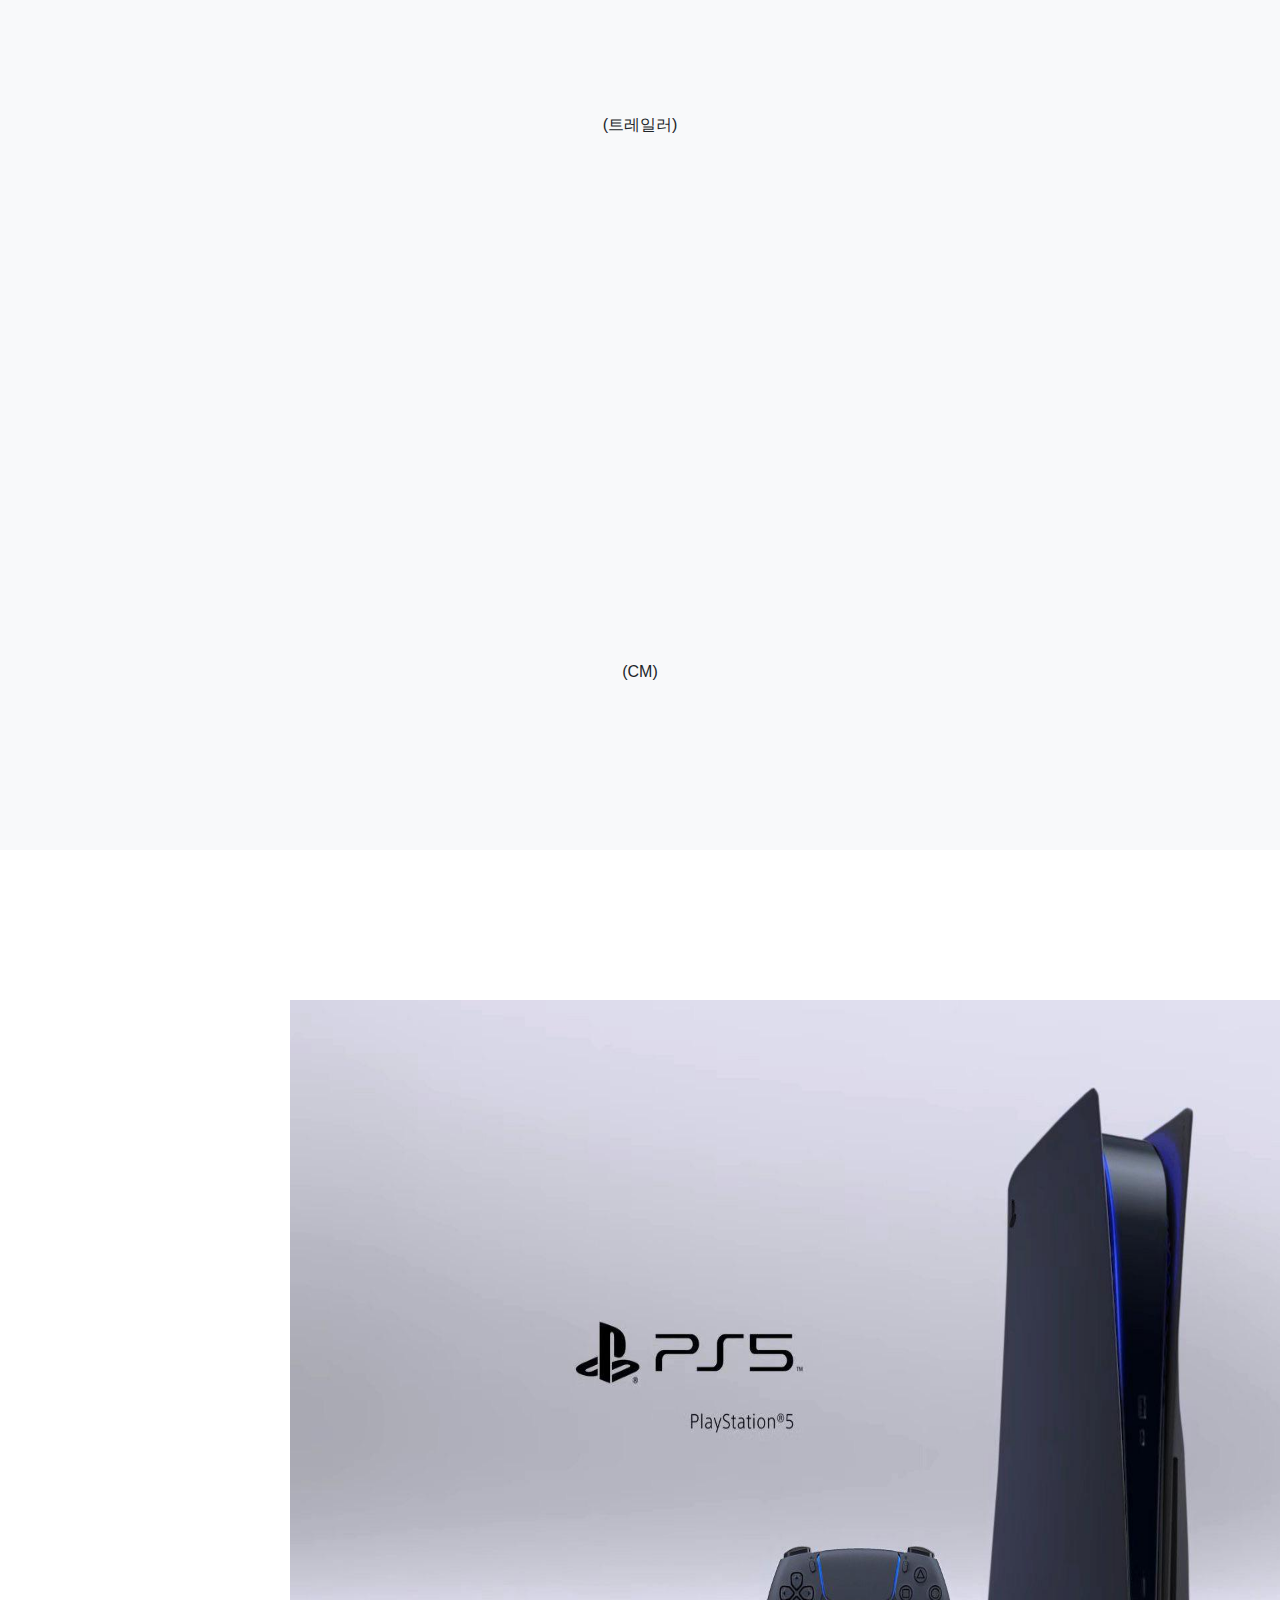
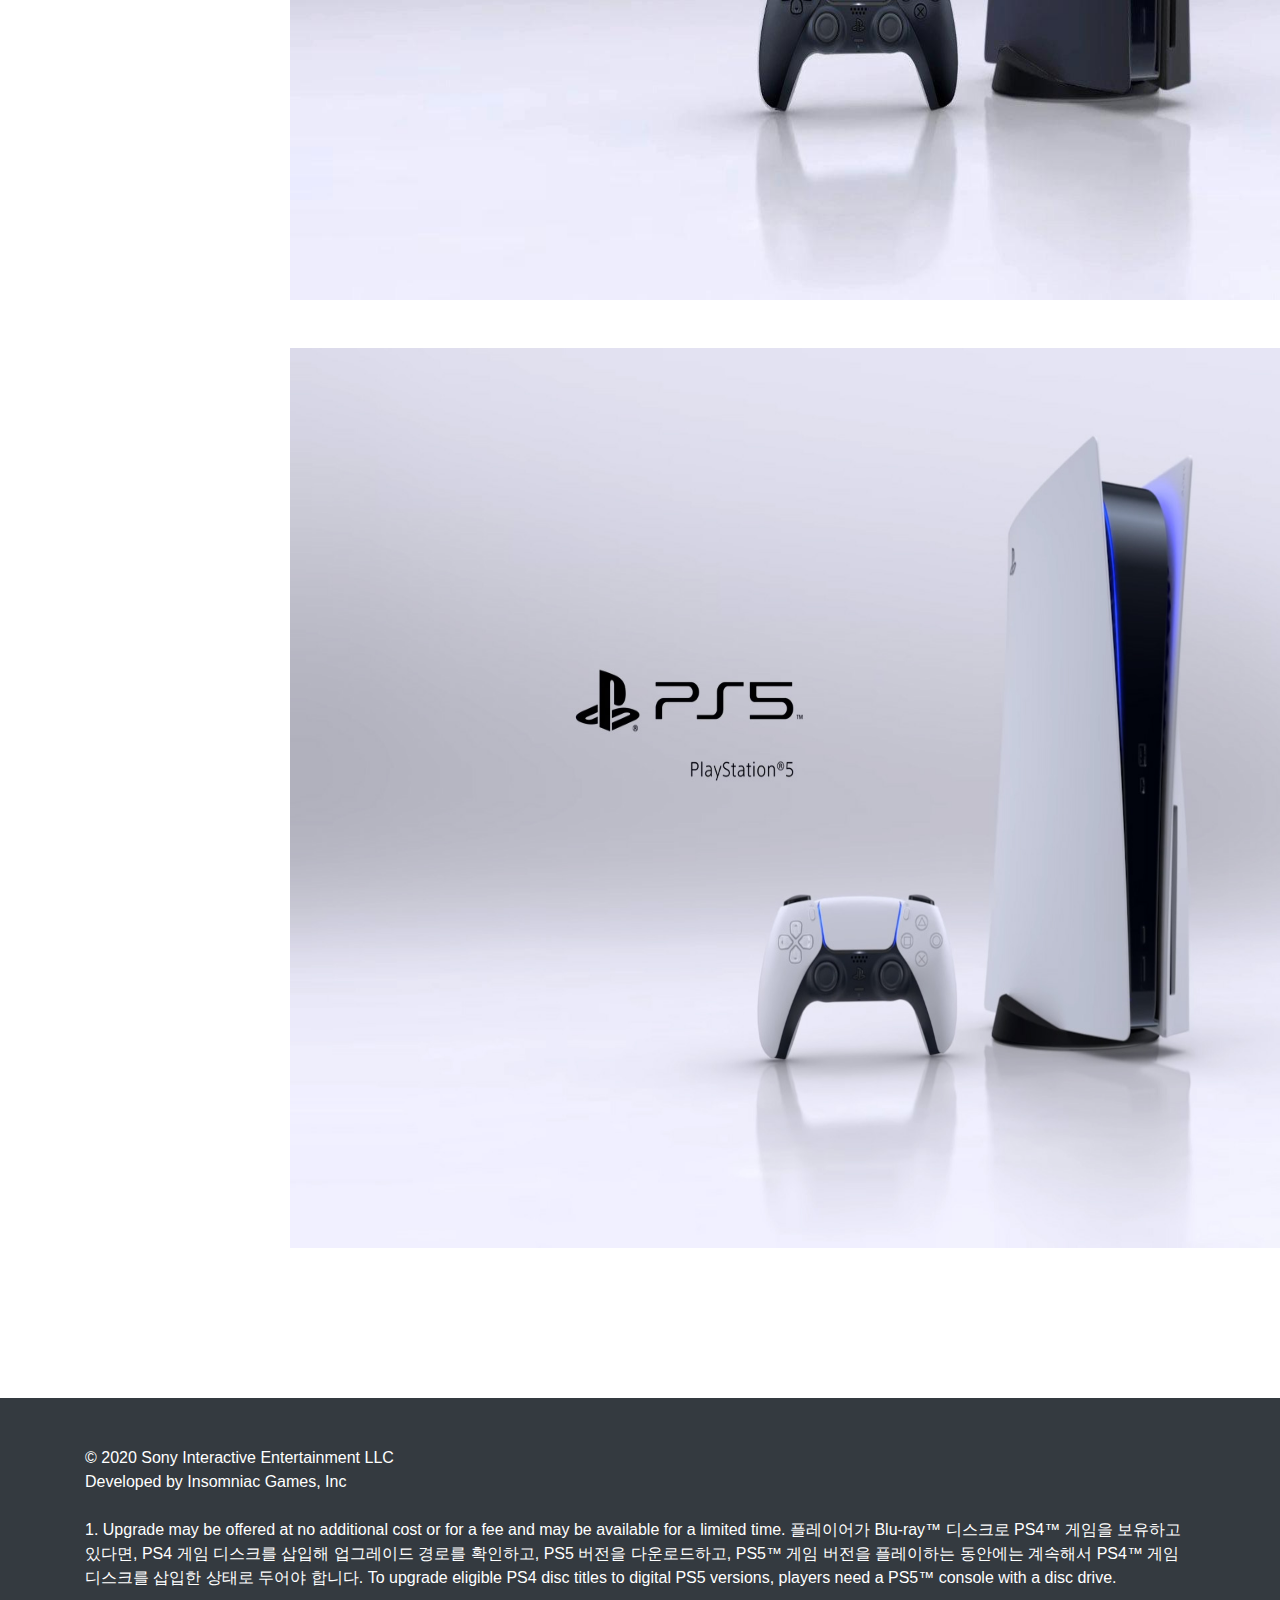
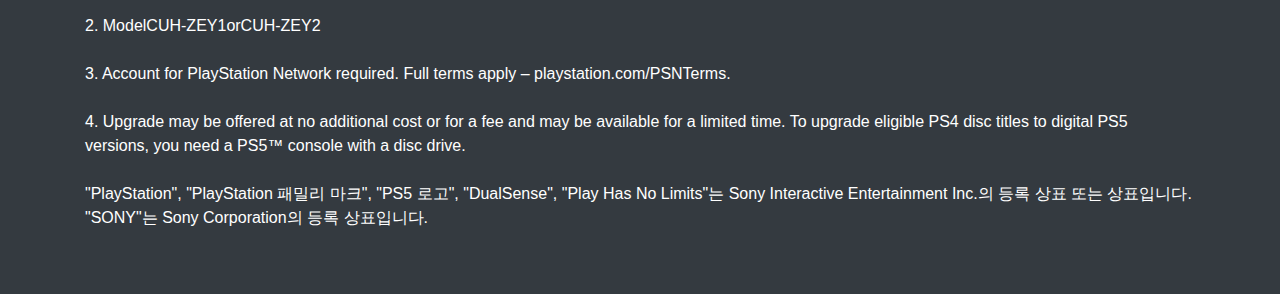
<file: test1.html>
<!DOCTYPE html>
<html lang="en">

<head>

  <meta charset="utf-8">
  <meta name="viewport" content="width=device-width, initial-scale=1, shrink-to-fit=no">
  <meta name="description" content="">
  <meta name="author" content="">

  <title>Playstation5 소개</title>

  <!-- Bootstrap core CSS -->
  <link href="vendor/bootstrap/css/bootstrap.min.css" rel="stylesheet">

  <!-- Custom styles for this template -->
  <link href="css/scrolling-nav.css" rel="stylesheet">

</head>

<body id="page-top">

  <!-- Navigation -->
  <nav class="navbar navbar-expand-lg navbar-dark bg-dark fixed-top" id="mainNav">
    <div class="container">
      <a class="navbar-brand js-scroll-trigger" href="index.html">Home</a>
      <button class="navbar-toggler" type="button" data-toggle="collapse" data-target="#navbarResponsive" aria-controls="navbarResponsive" aria-expanded="false" aria-label="Toggle navigation">
        <span class="navbar-toggler-icon"></span>
      </button>
      <div class="collapse navbar-collapse" id="navbarResponsive">
        <ul class="navbar-nav ml-auto">
          <li class="nav-item">
            <a class="nav-link js-scroll-trigger" href="#about">소개</a>
          </li>
          <li class="nav-item">
            <a class="nav-link js-scroll-trigger" href="#services">영상</a>
          </li>
          <li class="nav-item">
            <a class="nav-link js-scroll-trigger" href="#contact">제품사진</a>
          </li>
          <li class="nav-item">
            <a class="nav-link js-scroll-trigger" href="#page-top">맨위로</a>
          </li>
        </ul>
      </div>
    </div>
  </nav>

  <header class="bg-primary text-white">
    <div class="container text-center">
      <h1>                            </h1>
      <p class="lead">                                       </p>
    </div>
  </header>

  <section id="about">
    <div class="container">
      <div class="row">
        <div class="col-lg-8 mx-auto">
          <h2>Playstation5란?</h2><br>
          <p class="lead">Playstation은 소니 인터랙티브 엔터테인먼트가 제작한 게임기 브랜드고, 2019년 12월 3일에는 전세계에서 가장 많이 팔린 가정용 콘솔 브랜드로 기네스북에 기재되었습니다.<br> <br> 이번에 새로 발매되는 Playstation5는 플레이스테이션 4의 후속 모델로 2019년 4월 16일, PS4 수석 하드웨어 개발자인 마크 서니에 의해 처음으로 알려졌고<br> 이후 2019년 10월 8일, <a href="https://www.wired.com/story/exclusive-playstation-5/">Wired를 통해 플레이스테이션 5의 공식 정보</a>를 공개했으며 공식 출시일은 2020년 11월 12일로 확정되었습니다.
            <br><br>2020년 6월에 실시한 퓨쳐 게이밍 쇼에서 외형이 공개되었고 엑스박스 시리즈 X와 달리 기기 이름은 같은 제품이 동시에 2가지 모델로 출시한다 밝혔는데 일반형 모델(블루레이 디스크 드라이브 포함)과 블루레이 드라이브를 제거해 가격을 낮춘 디지털 에디션 모델 2가지로 나올 예정입니다. <br>
          </p>
         
          <ul>
            
          </ul>
        </div>
      </div>
    </div>
  </section>

  <section id="services" class="bg-light">
    <div class="container">
      <div class="row">
        <div class="col-lg-8 mx-auto">
          <h2></h2>
          <iframe width="800" height="500" src="https://www.youtube.com/embed/RkC0l4iekYo?start=3" frameborder="0" allow="accelerometer; autoplay; clipboard-write; encrypted-media; gyroscope; picture-in-picture" allowfullscreen></iframe>
          <p>(트레일러)</p>
          <iframe width="800" height="500" src="https://www.youtube.com/embed/k-sAVAsoHC8?start=1" frameborder="0" allow="accelerometer; autoplay; clipboard-write; encrypted-media; gyroscope; picture-in-picture" allowfullscreen></iframe>
          <p>(CM)</p>
          <p class="lead"></p>
        </div>
      </div>
    </div>
  </section>

  <section id="contact">
    <div class="container">
      <div class="row">
        <div class="col-lg-8 mx-auto">
          
          <div class="col-lg-9"><img class="img1" src="assets/img/igpqbavyph451.jpg" alt="블랙" style="width:1280px;height:900px;" /><br><br><br></div>
          <div class="col-lg-9"><img class="img1" src="assets/img/img.jpg" alt="블랙" style="width:1280px;height:900px;" /><br></div>

          
        </div>
      </div>
    </div>
  </section>

  <!-- Footer -->
  <footer class="py-5 bg-dark">
    <div class="container">
      <p style = "color :white;">
        © 2020 Sony Interactive Entertainment LLC<br>
        Developed by Insomniac Games, Inc<br>
        <br>
        1. Upgrade may be offered at no additional cost or for a fee and may be available for a limited time. 플레이어가 Blu-ray™ 디스크로 PS4™ 게임을 보유하고 있다면, PS4 게임 디스크를 삽입해 업그레이드 경로를 확인하고, PS5 버전을 다운로드하고, PS5™ 게임 버전을 플레이하는 동안에는 계속해서 PS4™ 게임 디스크를 삽입한 상태로 두어야 합니다. To upgrade eligible PS4 disc titles to digital PS5 versions, players need a PS5™ console with a disc drive.
        <br><br>
        2. ModelCUH-ZEY1orCUH-ZEY2
        <br><br>
        3. Account for PlayStation Network required. Full terms apply – playstation.com/PSNTerms.
        <br><br>
        4. Upgrade may be offered at no additional cost or for a fee and may be available for a limited time. To upgrade eligible PS4 disc titles to digital PS5 versions, you need a PS5™ console with a disc drive.
        <br><br>
        "PlayStation", "PlayStation 패밀리 마크", "PS5 로고", "DualSense", "Play Has No Limits"는 Sony Interactive Entertainment Inc.의 등록 상표 또는 상표입니다. "SONY"는 Sony Corporation의 등록 상표입니다.</p>
    </div>
    <!-- /.container -->
  </footer>

  <!-- Bootstrap core JavaScript -->
  <script src="vendor/jquery/jquery.min.js"></script>
  <script src="vendor/bootstrap/js/bootstrap.bundle.min.js"></script>

  <!-- Plugin JavaScript -->
  <script src="vendor/jquery-easing/jquery.easing.min.js"></script>

  <!-- Custom JavaScript for this theme -->
  <script src="js/scrolling-nav.js"></script>

</body>

</html>
</file>
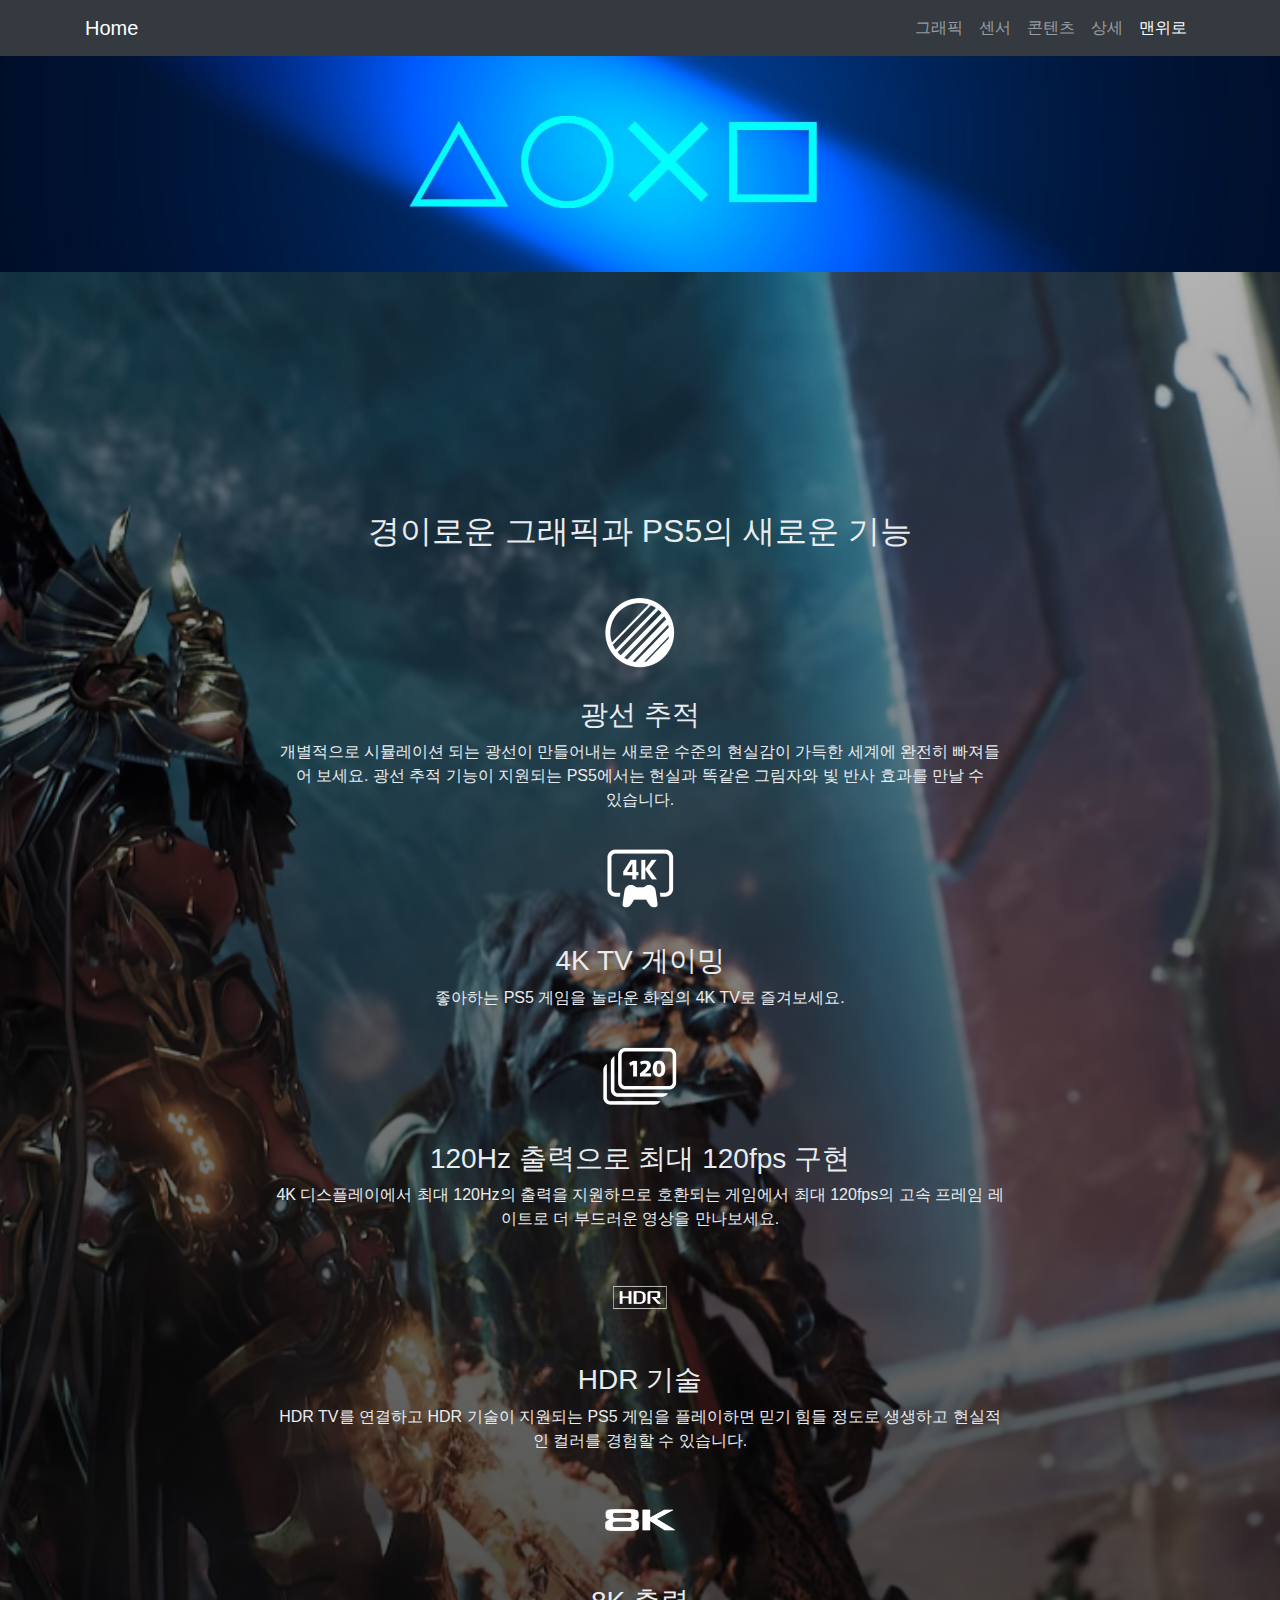
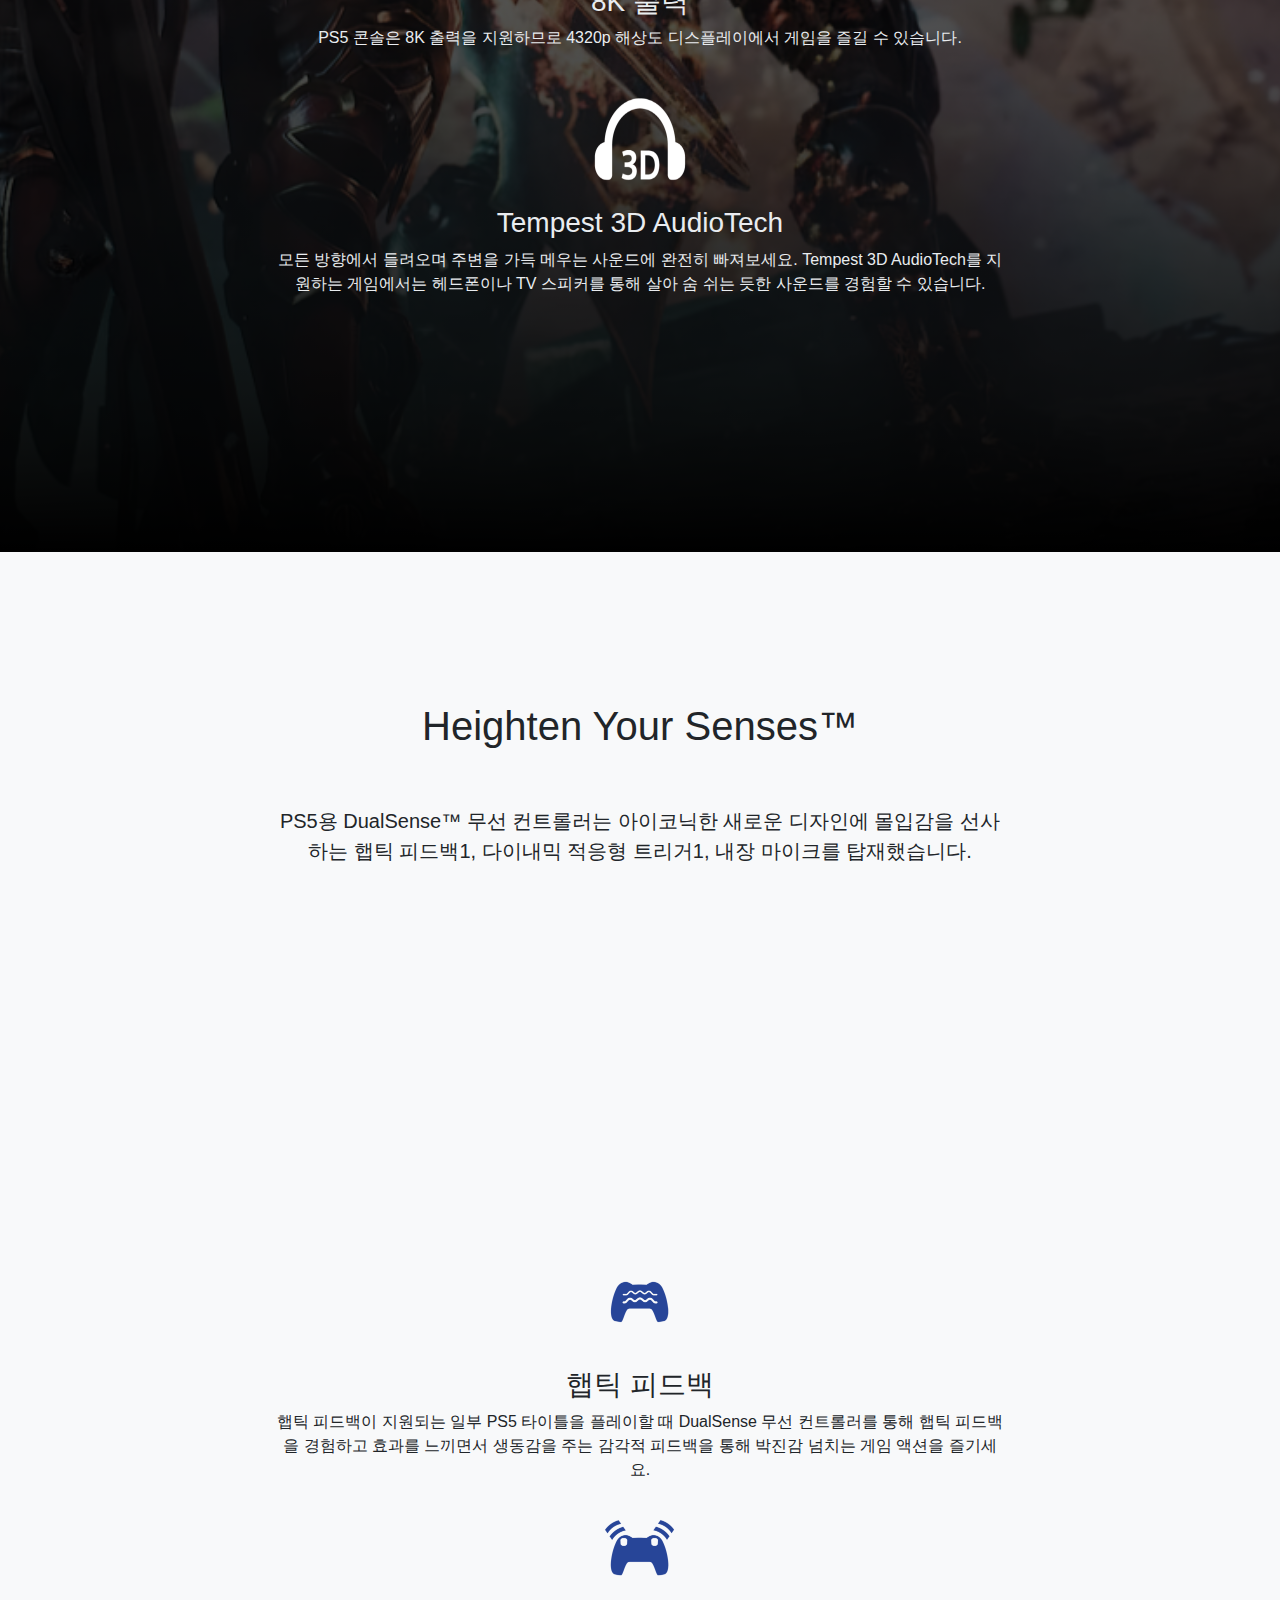
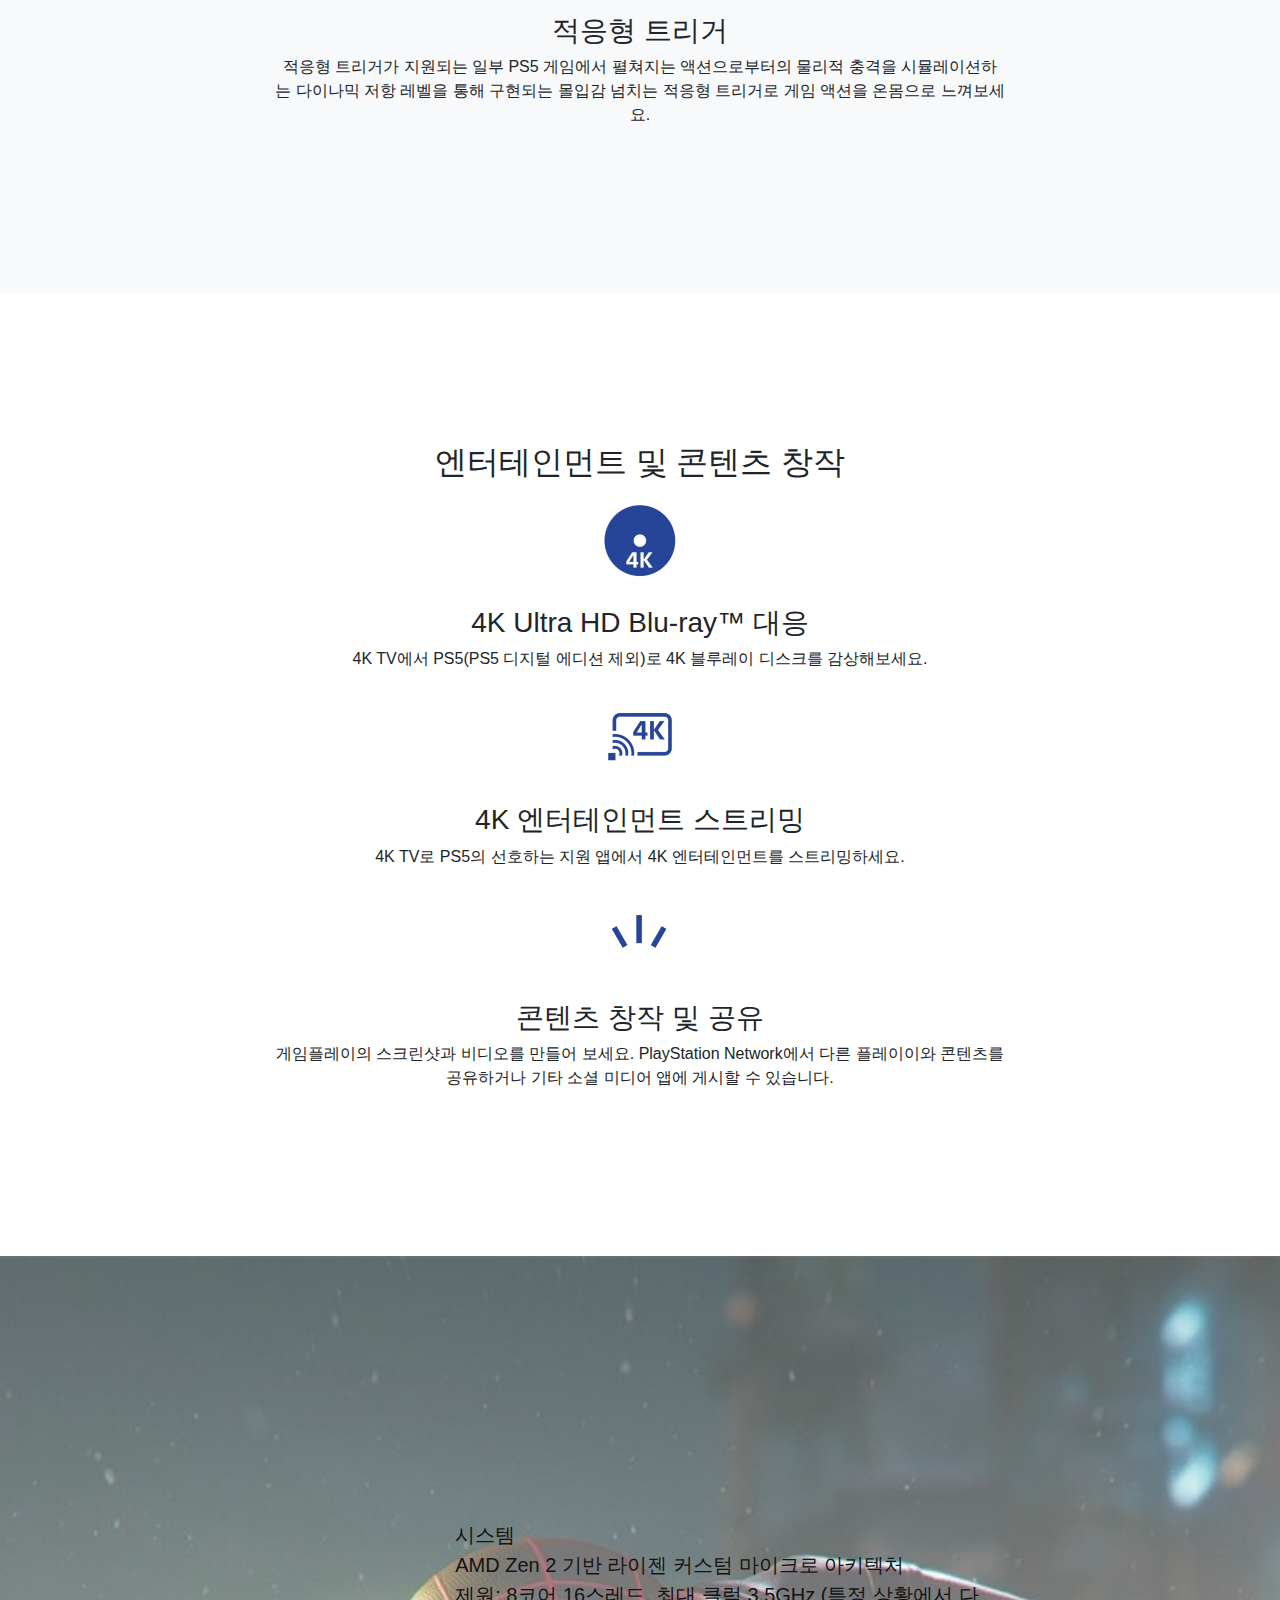
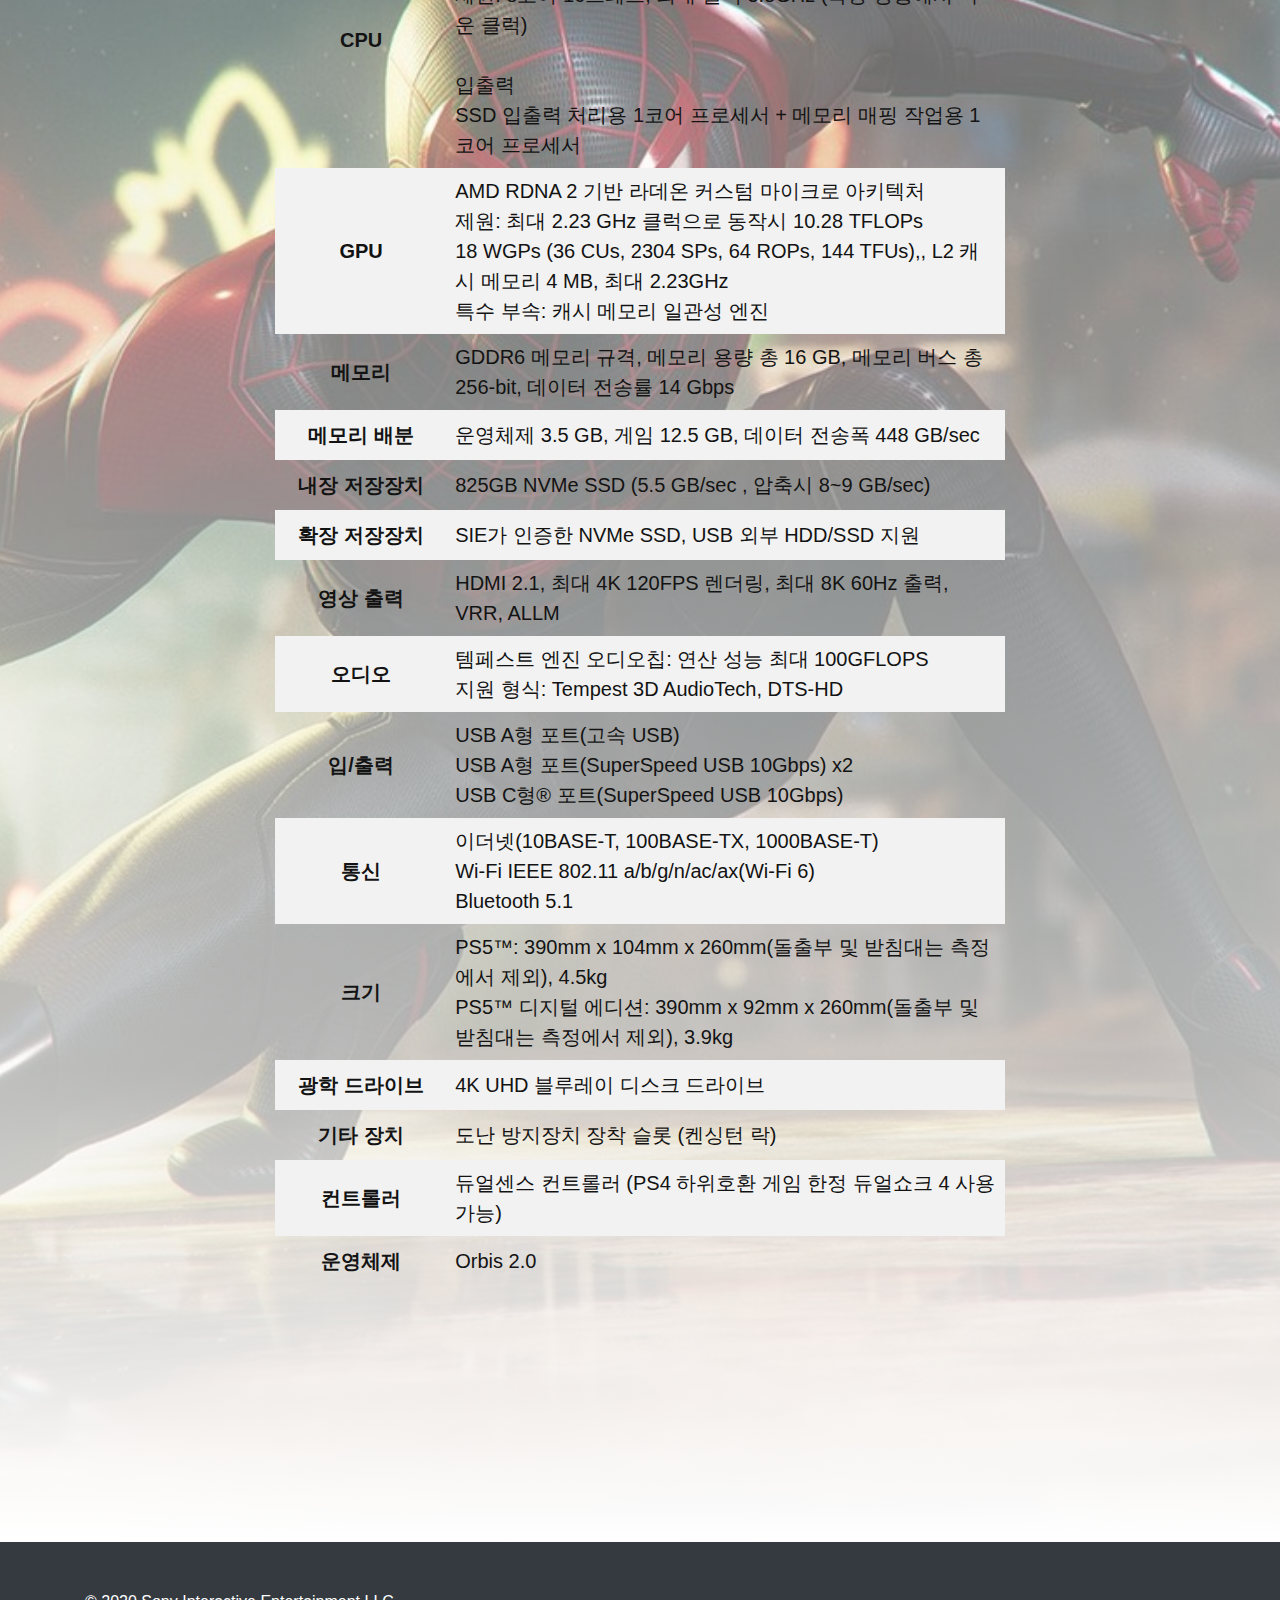
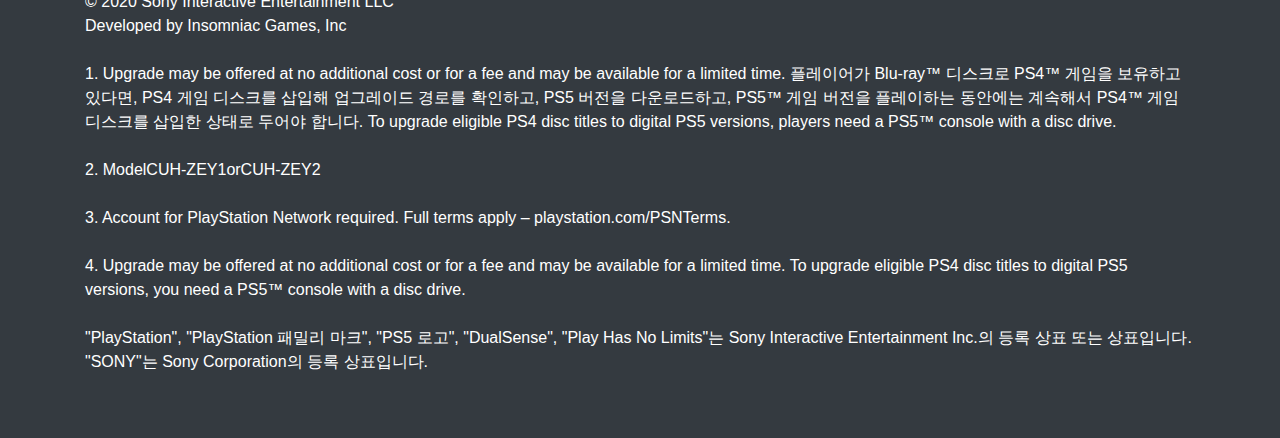
<file: test2.html>
<!DOCTYPE html>
<html lang="en">

<head>

  <meta charset="utf-8">
  <meta name="viewport" content="width=device-width, initial-scale=1, shrink-to-fit=no">
  <meta name="description" content="">
  <meta name="author" content="">

  <title>Playstation5 성능</title>

  <!-- Bootstrap core CSS -->
  <link href="vendor/bootstrap/css/bootstrap.min.css" rel="stylesheet">

  <!-- Custom styles for this template -->
  <link href="css/scrolling-nav.css" rel="stylesheet">

</head>

<body id="page-top">

  <!-- Navigation -->
  <nav class="navbar navbar-expand-lg navbar-dark bg-dark fixed-top" id="mainNav">
    <div class="container">
      <a class="navbar-brand js-scroll-trigger" href="index.html">Home</a>
      <button class="navbar-toggler" type="button" data-toggle="collapse" data-target="#navbarResponsive" aria-controls="navbarResponsive" aria-expanded="false" aria-label="Toggle navigation">
        <span class="navbar-toggler-icon"></span>
      </button>
      <div class="collapse navbar-collapse" id="navbarResponsive">
        <ul class="navbar-nav ml-auto">
          <li class="nav-item">
            <a class="nav-link js-scroll-trigger" href="#about1">그래픽</a>
          </li>
          <li class="nav-item">
            <a class="nav-link js-scroll-trigger" href="#services">센서</a>
          </li>
          <li class="nav-item">
            <a class="nav-link js-scroll-trigger" href="#contact">콘텐츠</a>
          </li>
          <li class="nav-item">
            <a class="nav-link js-scroll-trigger" href="#contact1">상세</a>
          </li>
          <li class="nav-item">
            <a class="nav-link js-scroll-trigger" href="#page-top">맨위로</a>
          </li>
        </ul>
      </div>
    </div>
  </nav>

  <header class="bg-primary text-white">
    <div class="container text-center">
      <h1>                            </h1>
      <p class="lead">                                       </p>
    </div>
  </header>

  <section id="about1">
    <div class="container">
      <div class="row">
        <div class="col-lg-8 mx-auto">
          <h2>경이로운 그래픽과 PS5의 새로운 기능</h2><br>
          <p class="lead">
            <img class="img1" src="assets/img/ps5-1.png" style="width:100px;height:100px;text-align : left ;" />
            <h3>광선 추적</h3>개별적으로 시뮬레이션 되는 광선이 만들어내는 새로운 수준의 현실감이 가득한 세계에 완전히 빠져들어 보세요. 광선 추적 기능이 지원되는 PS5에서는 현실과 똑같은 그림자와 빛 반사 효과를 만날 수 <br>있습니다.
          </p>
          <p class="lead">
            <img class="img1" src="assets/img/ps5-4k-tv-gaming-white-icon-01-en-21aug20.png" style="width:100px;height:100px;text-align : left ;" />
            <h3>4K TV 게이밍</h3>좋아하는 PS5 게임을 놀라운 화질의 4K TV로 즐겨보세요.
          </p>
          <p class="lead">
            <img class="img1" src="assets/img/ps5-120fps-white-icon-01-en-21aug20.png" style="width:100px;height:100px;text-align : left ;" />
            <h3>120Hz 출력으로 최대 120fps 구현</h3>4K 디스플레이에서 최대 120Hz의 출력을 지원하므로 호환되는 게임에서 최대 120fps의 고속 프레임 레이트로 더 부드러운 영상을 만나보세요.
          </p>
          <p class="lead">
            <img class="img1" src="assets/img/ps5-hdr-white-icon-01-en-21aug20.png" style="width:100px;height:100px;text-align : left ;" />
            <h3>HDR 기술</h3> HDR TV를 연결하고 HDR 기술이 지원되는 PS5 게임을 플레이하면 믿기 힘들 정도로 생생하고 현실적인 컬러를 경험할 수 있습니다.
          </p>
          <p class="lead">
            <img class="img1" src="assets/img/ps5-8k-white-icon-01-en-21aug20.png" style="width:100px;height:100px;text-align : left ;" />
            <h3>8K 출력</h3> PS5 콘솔은 8K 출력을 지원하므로 4320p 해상도 디스플레이에서 게임을 즐길 수 있습니다.
          </p><br>
          <p class="lead">
            <img class="img1" src="assets/img/3d-audio-icon-01-en-15jun20.png" style="width:100px;height:100px;text-align : left ;" />
            <h3>Tempest 3D AudioTech</h3> 모든 방향에서 들려오며 주변을 가득 메우는 사운드에 완전히 빠져보세요. Tempest 3D AudioTech를 지원하는 게임에서는 헤드폰이나 TV 스피커를 통해 살아 숨 쉬는 듯한 사운드를 경험할 수 있습니다.
          </p>
          
         
          <ul>
            
          </ul>
        </div>
      </div>
    </div>
  </section>

  <section id="services" class="bg-light">
    <div class="container">
      <div class="row">
        <div class="col-lg-8 mx-auto">
          <h1>Heighten Your Senses™</h1>
          <br><br>
          <p class="lead">PS5용 DualSense™ 무선 컨트롤러는 아이코닉한 새로운 디자인에 몰입감을 선사하는 햅틱 피드백1, 다이내믹 적응형 트리거1, 내장 마이크를 탑재했습니다.</p>
          <br><br> <iframe width="560" height="315" src="https://www.youtube.com/embed/SebzB8W3bVU" frameborder="0" allow="accelerometer; autoplay; clipboard-write; encrypted-media; gyroscope; picture-in-picture" allowfullscreen></iframe>
          <p class="lead">
            <img class="img1" src="assets/img/ps5-haptic-feedback-icon-blue-01-en-25aug20.png" style="width:100px;height:100px;text-align : left ;" />
            <h3>햅틱 피드백</h3> 햅틱 피드백이 지원되는 일부 PS5 타이틀을 플레이할 때 DualSense 무선 컨트롤러를 통해 햅틱 피드백을 경험하고 효과를 느끼면서 생동감을 주는 감각적 피드백을 통해 박진감 넘치는 게임 액션을 즐기세요.
          </p>
          <p class="lead">
            <img class="img1" src="assets/img/ps5-adaptive-triggers-blue-icon-01-en-25aug20.png" style="width:100px;height:100px;text-align : left ;" />
            <h3>적응형 트리거</h3> 적응형 트리거가 지원되는 일부 PS5 게임에서 펼쳐지는 액션으로부터의 물리적 충격을 시뮬레이션하는 다이나믹 저항 레벨을 통해 구현되는 몰입감 넘치는 적응형 트리거로 게임 액션을 온몸으로 느껴보세요.
          </p>

        </div>
      </div>
    </div>
  </section>

  <section id="contact">
    <div class="container">
      <div class="row">
        <div class="col-lg-8 mx-auto">
          <h2>엔터테인먼트 및 콘텐츠 창작</h2>
          
          <p class="lead">
            <img class="img1" src="assets/img/ps5-4k-disc-blue-icon-01-en-21aug20.png" style="width:100px;height:100px;text-align : left ;" />
            <h3>4K Ultra HD Blu-ray™ 대응</h3> 4K TV에서 PS5(PS5 디지털 에디션 제외)로 4K 블루레이 디스크를 감상해보세요.
          </p>

          <p class="lead">
            <img class="img1" src="assets/img/ps5-4k-streaming-blue-icon-01-en-21aug20.png" style="width:100px;height:100px;text-align : left ;" />
            <h3>4K 엔터테인먼트 스트리밍</h3> 4K TV로 PS5의 선호하는 지원 앱에서 4K 엔터테인먼트를 스트리밍하세요.
          </p>

          <p class="lead">
            <img class="img1" src="assets/img/ps5-create-share-blue-icon-01-en-21aug20.png" style="width:100px;height:100px;text-align : left ;" />
            <h3>콘텐츠 창작 및 공유</h3>게임플레이의 스크린샷과 비디오를 만들어 보세요. PlayStation Network에서 다른 플레이이와 콘텐츠를 공유하거나 기타 소셜 미디어 앱에 게시할 수 있습니다.
          </p>
          
          <p class="lead"></p>
        </div>
      </div>
    </div>
  </section>

  <section id="contact1">
    <div class="container">
      <div class="row">
        <div class="col-lg-8 mx-auto">
      

          <h1></h1>
            <p></p>

              <table>
                <tr>
                <th>CPU</th>
                <td>시스템<br>
                  AMD Zen 2 기반 라이젠 커스텀 마이크로 아키텍처<br>
                  제원: 8코어 16스레드, 최대 클럭 3.5GHz (특정 상황에서 다운 클럭)<br><br>
                  입출력<br>
                  SSD 입출력 처리용 1코어 프로세서 + 메모리 매핑 작업용 1코어 프로세서</td>
                </tr>
                

                <tr>
                <th>GPU</th>
                <td>AMD RDNA 2 기반 라데온 커스텀 마이크로 아키텍처<br>
                  제원: 최대 2.23 GHz 클럭으로 동작시 10.28 TFLOPs<br>
                  18 WGPs (36 CUs, 2304 SPs, 64 ROPs, 144 TFUs),, L2 캐시 메모리 4 MB, 최대 2.23GHz<br>
                  특수 부속: 캐시 메모리 일관성 엔진</td>
                
                </tr>

                <tr>
                <th>메모리</th>
                <td>GDDR6 메모리 규격, 메모리 용량 총 16 GB, 메모리 버스 총 256-bit, 데이터 전송률 14 Gbps</td>
                </tr>

                <tr>
                <th>메모리 배분</th>
                <td>운영체제 3.5 GB, 게임 12.5 GB, 데이터 전송폭 448 GB/sec</td>
                </tr>

                <tr>
                <th>내장 저장장치</th>
                <td>825GB NVMe SSD (5.5 GB/sec , 압축시 8~9 GB/sec)</td>
                </tr>

                <tr>
                <th>확장 저장장치</th>
                <td>SIE가 인증한 NVMe SSD, USB 외부 HDD/SSD 지원</td>
                </tr>

                <tr>
                <th>영상 출력</th>
                <td>HDMI 2.1, 최대 4K 120FPS 렌더링, 최대 8K 60Hz 출력, VRR, ALLM</td>
                </tr>

                <tr>
                <th>오디오</th>
                <td>템페스트 엔진 오디오칩: 연산 성능 최대 100GFLOPS<br>
                  지원 형식: Tempest 3D AudioTech, DTS-HD</td>
                </tr>

                <tr>
                <th>입/출력</th>
                <td>USB A형 포트(고속 USB)<br>
                  USB A형 포트(SuperSpeed USB 10Gbps) x2<br>
                  USB C형® 포트(SuperSpeed USB 10Gbps)</td>
                </tr>

                <tr>
                <th>통신</th>
                <td>이더넷(10BASE-T, 100BASE-TX, 1000BASE-T)<br>
                  Wi-Fi IEEE 802.11 a/b/g/n/ac/ax(Wi-Fi 6)<br>
                  Bluetooth 5.1</td>
                </tr>
                
                <tr>
                <th>크기</th>
                <td>PS5™: 390mm x 104mm x 260mm(돌출부 및 받침대는 측정에서 제외), 4.5kg<br>
                  PS5™ 디지털 에디션: 390mm x 92mm x 260mm(돌출부 및 받침대는 측정에서 제외), 3.9kg</td>
                </tr>

                <tr>
                <th>광학 드라이브</th>
                <td>4K UHD 블루레이 디스크 드라이브</td>
                </tr>

                <tr>
                <th>기타 장치</th>
                <td>도난 방지장치 장착 슬롯 (켄싱턴 락)</td>
                </tr>

                <tr>
                <th>컨트롤러</th>
                <td>듀얼센스 컨트롤러 (PS4 하위호환 게임 한정 듀얼쇼크 4 사용가능)</td>
                </tr>

                <tr>
                <th>운영체제</th>
                <td>Orbis 2.0</td>
                </tr>
              </table>
          
          <p class="lead"></p>
        </div>
      </div>
    </div>
  </section>

  <!-- Footer -->
  <footer class="py-5 bg-dark">
    <div class="container">
      <p style = "color :white;">
      © 2020 Sony Interactive Entertainment LLC<br>
      Developed by Insomniac Games, Inc<br>
      <br>
      1. Upgrade may be offered at no additional cost or for a fee and may be available for a limited time. 플레이어가 Blu-ray™ 디스크로 PS4™ 게임을 보유하고 있다면, PS4 게임 디스크를 삽입해 업그레이드 경로를 확인하고, PS5 버전을 다운로드하고, PS5™ 게임 버전을 플레이하는 동안에는 계속해서 PS4™ 게임 디스크를 삽입한 상태로 두어야 합니다. To upgrade eligible PS4 disc titles to digital PS5 versions, players need a PS5™ console with a disc drive.
      <br><br>
      2. ModelCUH-ZEY1orCUH-ZEY2
      <br><br>
      3. Account for PlayStation Network required. Full terms apply – playstation.com/PSNTerms.
      <br><br>
      4. Upgrade may be offered at no additional cost or for a fee and may be available for a limited time. To upgrade eligible PS4 disc titles to digital PS5 versions, you need a PS5™ console with a disc drive.
      <br><br>
      "PlayStation", "PlayStation 패밀리 마크", "PS5 로고", "DualSense", "Play Has No Limits"는 Sony Interactive Entertainment Inc.의 등록 상표 또는 상표입니다. "SONY"는 Sony Corporation의 등록 상표입니다.</p>
    </div>
    <!-- /.container -->
  </footer>

  <!-- Bootstrap core JavaScript -->
  <script src="vendor/jquery/jquery.min.js"></script>
  <script src="vendor/bootstrap/js/bootstrap.bundle.min.js"></script>

  <!-- Plugin JavaScript -->
  <script src="vendor/jquery-easing/jquery.easing.min.js"></script>

  <!-- Custom JavaScript for this theme -->
  <script src="js/scrolling-nav.js"></script>

</body>

</html>
</file>
<file: css/the-big-picture.css>
/*!
 * Start Bootstrap - The Big Picture (https://startbootstrap.com/templates/the-big-picture)
 * Copyright 2013-2020 Start Bootstrap
 * Licensed under MIT (https://github.com/StartBootstrap/startbootstrap-the-big-picture/blob/master/LICENSE)
 */
body {
  background: url("../assets/img/Vh6eSp4siwggK7RUys72nP.jpg") no-repeat center center fixed;
  -webkit-background-size: cover;
  -moz-background-size: cover;
  background-size: cover;
  -o-background-size: cover;
}
</file>
<file: css/shop-homepage.css>
/*!
 * Start Bootstrap - Shop Homepage (https://startbootstrap.com/templates/shop-homepage)
 * Copyright 2013-2020 Start Bootstrap
 * Licensed under MIT (https://github.com/StartBootstrap/startbootstrap-shop-homepage/blob/master/LICENSE)
 */
body {
  padding-top: 56px;
}
</file>
<file: css/scrolling-nav.css>
/*!
 * Start Bootstrap - Scrolling Nav (https://startbootstrap.com/templates/scrolling-nav)
 * Copyright 2013-2020 Start Bootstrap
 * Licensed under MIT (https://github.com/StartBootstrap/startbootstrap-scrolling-nav/blob/master/LICENSE)
 */
header {
  padding: 156px 0 100px;
  background: url("../assets/img/1842111.jpg");
  background-position: center;
  background-repeat: no-repeat;
  background-attachment: scroll;
  background-size: cover;
}

section {
  padding: 150px 0;
  text-align: center;
  position: relative;
  width: 100%;
  height: auto;
  min-height: 35rem;

}

#about1 {
  position: relative;
  width: 100%;
  height: auto;
  min-height: 35rem;
  padding: 15rem 0;
  background: linear-gradient(to bottom, rgba(0, 0, 0, 0.3) 0%, rgba(0, 0, 0, 0.7) 75%, #000000 100%), url("../assets/img/wallpapersden.com_god-fall-game_1920x1080.jpg");
  background-position: center;
  background-repeat: no-repeat;
  background-attachment: scroll;
  background-size: cover;
  color:#e9ecef;
}

#contact1 {
  position: relative;
  width: 100%;
  height: auto;
  min-height: 35rem;
  padding: 15rem 0;
  background: linear-gradient(to bottom, rgba(255, 255, 255, 0.3) 0%, rgba(255, 255, 255, 0.7) 75%, #ffffff 100%), url("../assets/img/csm_miles_ew_1eda5d9bc0.jpg");
  background-position: center;
  background-repeat: no-repeat;
  background-attachment: scroll;
  background-size: cover;
  color:#131313;
}

table {
  border-collapse: collapse;
  width: 100%;
  font-size: 20px
}

th {
  text-align: center;
  padding: 8px;
  height: 50px; 
  width: 300px;

}

td {
  text-align: left;
  padding: 8px;
  width: 1000px;
  
}


tr:nth-child(even) {background-color: #f2f2f2;}

video { max-width: 80%; display: block; margin: 20px auto; }

container{
color:  #f2f2f2;
}
</file>
